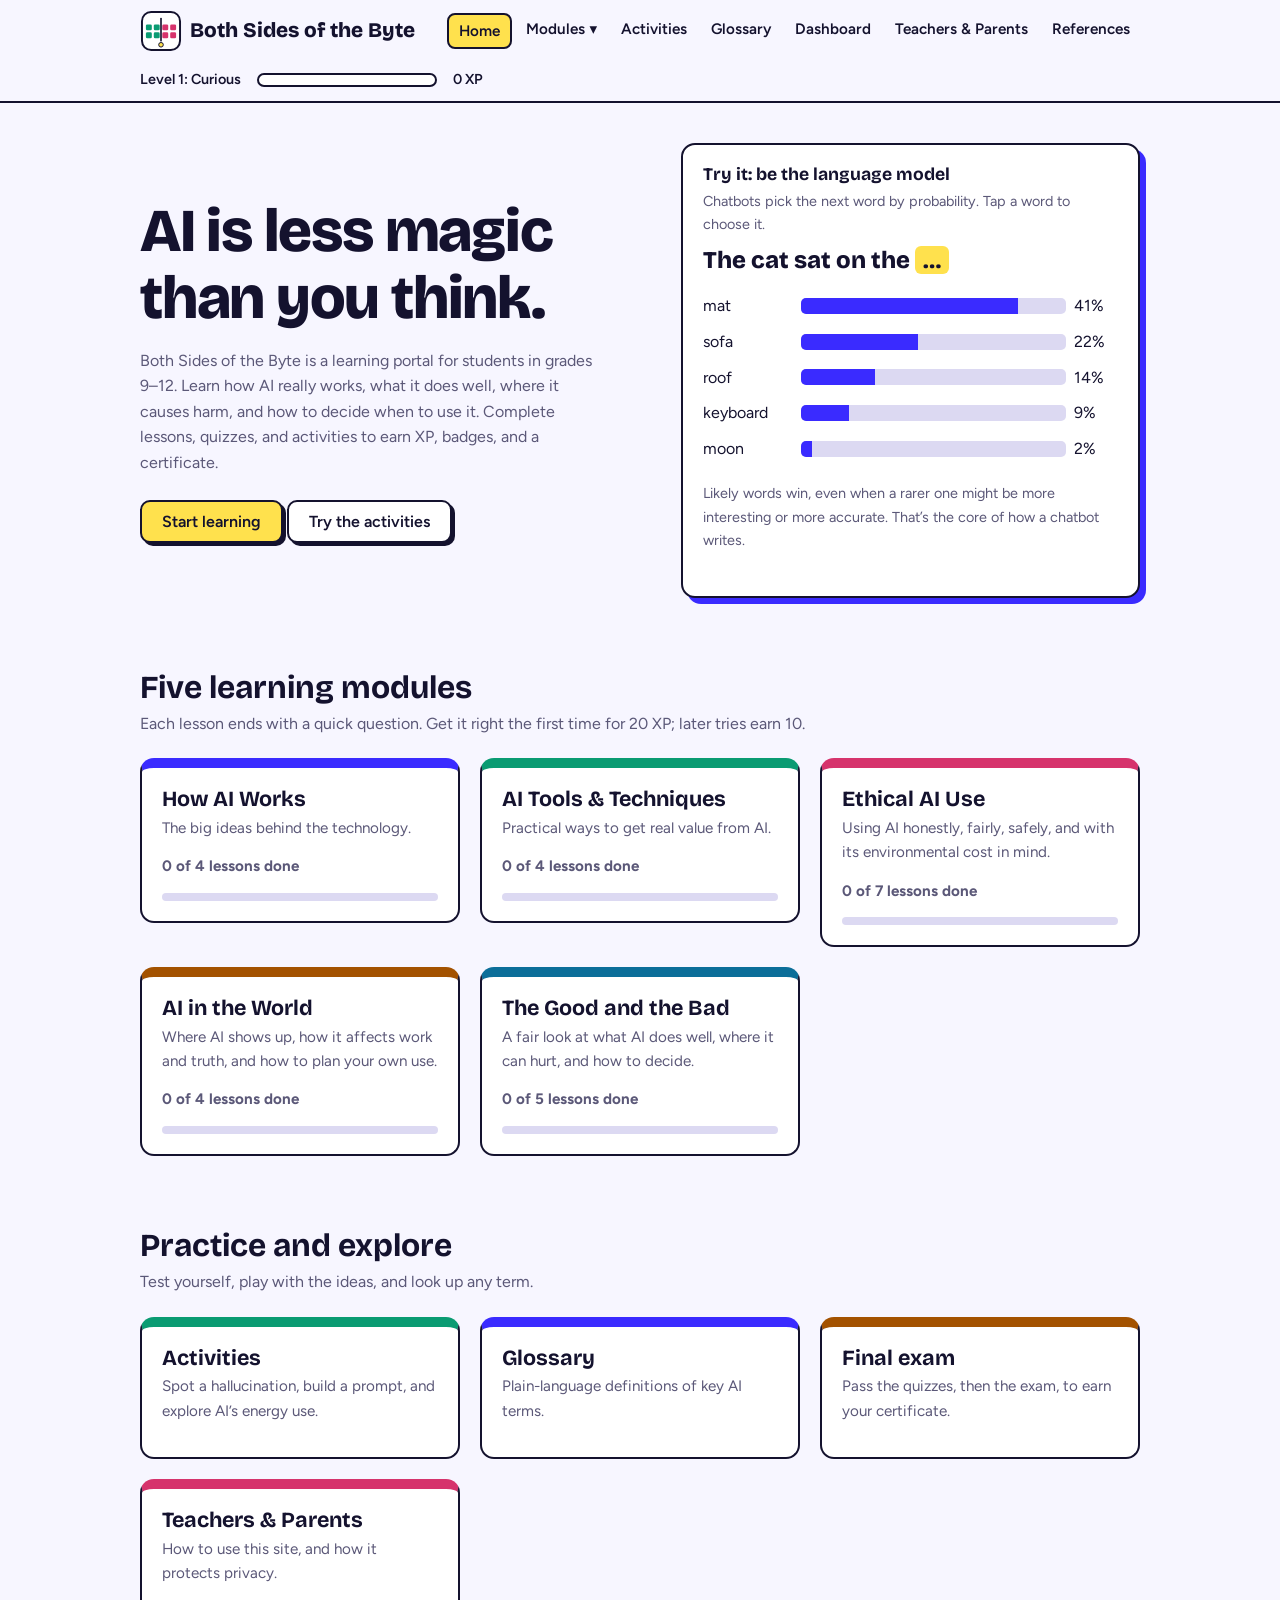
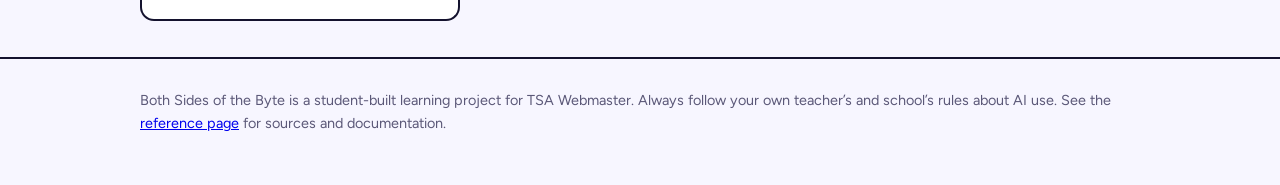
<file: index.html>
<!DOCTYPE html>
<html lang="en"><head><meta charset="utf-8"><meta name="viewport" content="width=device-width, initial-scale=1, viewport-fit=cover">
<title>Home | Both Sides of the Byte</title><meta name="description" content="Both Sides of the Byte is an interactive AI learning portal for grades 9-12 that teaches the good and the bad of AI.">
<link href="https://fonts.googleapis.com/css2?family=Bricolage+Grotesque:wght@600;800&family=Figtree:wght@400;600&display=swap" rel="stylesheet">
<link rel="icon" href="favicon.svg" type="image/svg+xml"><link rel="stylesheet" href="style.css"></head>
<body data-page="index.html">
<a class="skip" href="#main">Skip to content</a><header id="top"></header>
<main id="main"><div class="wrap hero"><div><h1>AI is less magic than you think.</h1><p>Both Sides of the Byte is a learning portal for students in grades 9–12. Learn how AI really works, what it does well, where it causes harm, and how to decide when to use it. Complete lessons, quizzes, and activities to earn XP, badges, and a certificate.</p><a class="btn" href="module1.html">Start learning</a> <a class="btn ghost" href="activities.html">Try the activities</a></div>
<div class="demo"><h2>Try it: be the language model</h2><p class="note" style="margin:0">Chatbots pick the next word by probability. Tap a word to choose it.</p><div class="sent">The cat sat on the <b id="pick">…</b></div><div id="opts"></div><p class="note">Likely words win, even when a rarer one might be more interesting or more accurate. That’s the core of how a chatbot writes.</p></div></div>
<section><div class="wrap"><h2>Five learning modules</h2><p class="sub">Each lesson ends with a quick question. Get it right the first time for 20 XP; later tries earn 10.</p><div class="mods" id="mods"></div></div></section><section><div class="wrap"><h2>Practice and explore</h2><p class="sub">Test yourself, play with the ideas, and look up any term.</p><div class="mods">
<a class="cardlink" href="activities.html"><div class="mod" style="--mc:var(--c2)"><h3>Activities</h3><p>Spot a hallucination, build a prompt, and explore AI’s energy use.</p></div></a>
<a class="cardlink" href="glossary.html"><div class="mod" style="--mc:var(--c1)"><h3>Glossary</h3><p>Plain-language definitions of key AI terms.</p></div></a>
<a class="cardlink" href="final.html"><div class="mod" style="--mc:var(--c4)"><h3>Final exam</h3><p>Pass the quizzes, then the exam, to earn your certificate.</p></div></a>
<a class="cardlink" href="teachers.html"><div class="mod" style="--mc:var(--c3)"><h3>Teachers &amp; Parents</h3><p>How to use this site, and how it protects privacy.</p></div></a>
</div></div></section></main>
<footer><div class="wrap">Both Sides of the Byte is a student-built learning project for TSA Webmaster. Always follow your own teacher’s and school’s rules about AI use. See the <a href="references.html">reference page</a> for sources and documentation.</div></footer>
<script src="data.js"></script><script src="app.js"></script><script src="pages.js"></script><script src="admin.js"></script>
</body></html>
</file>
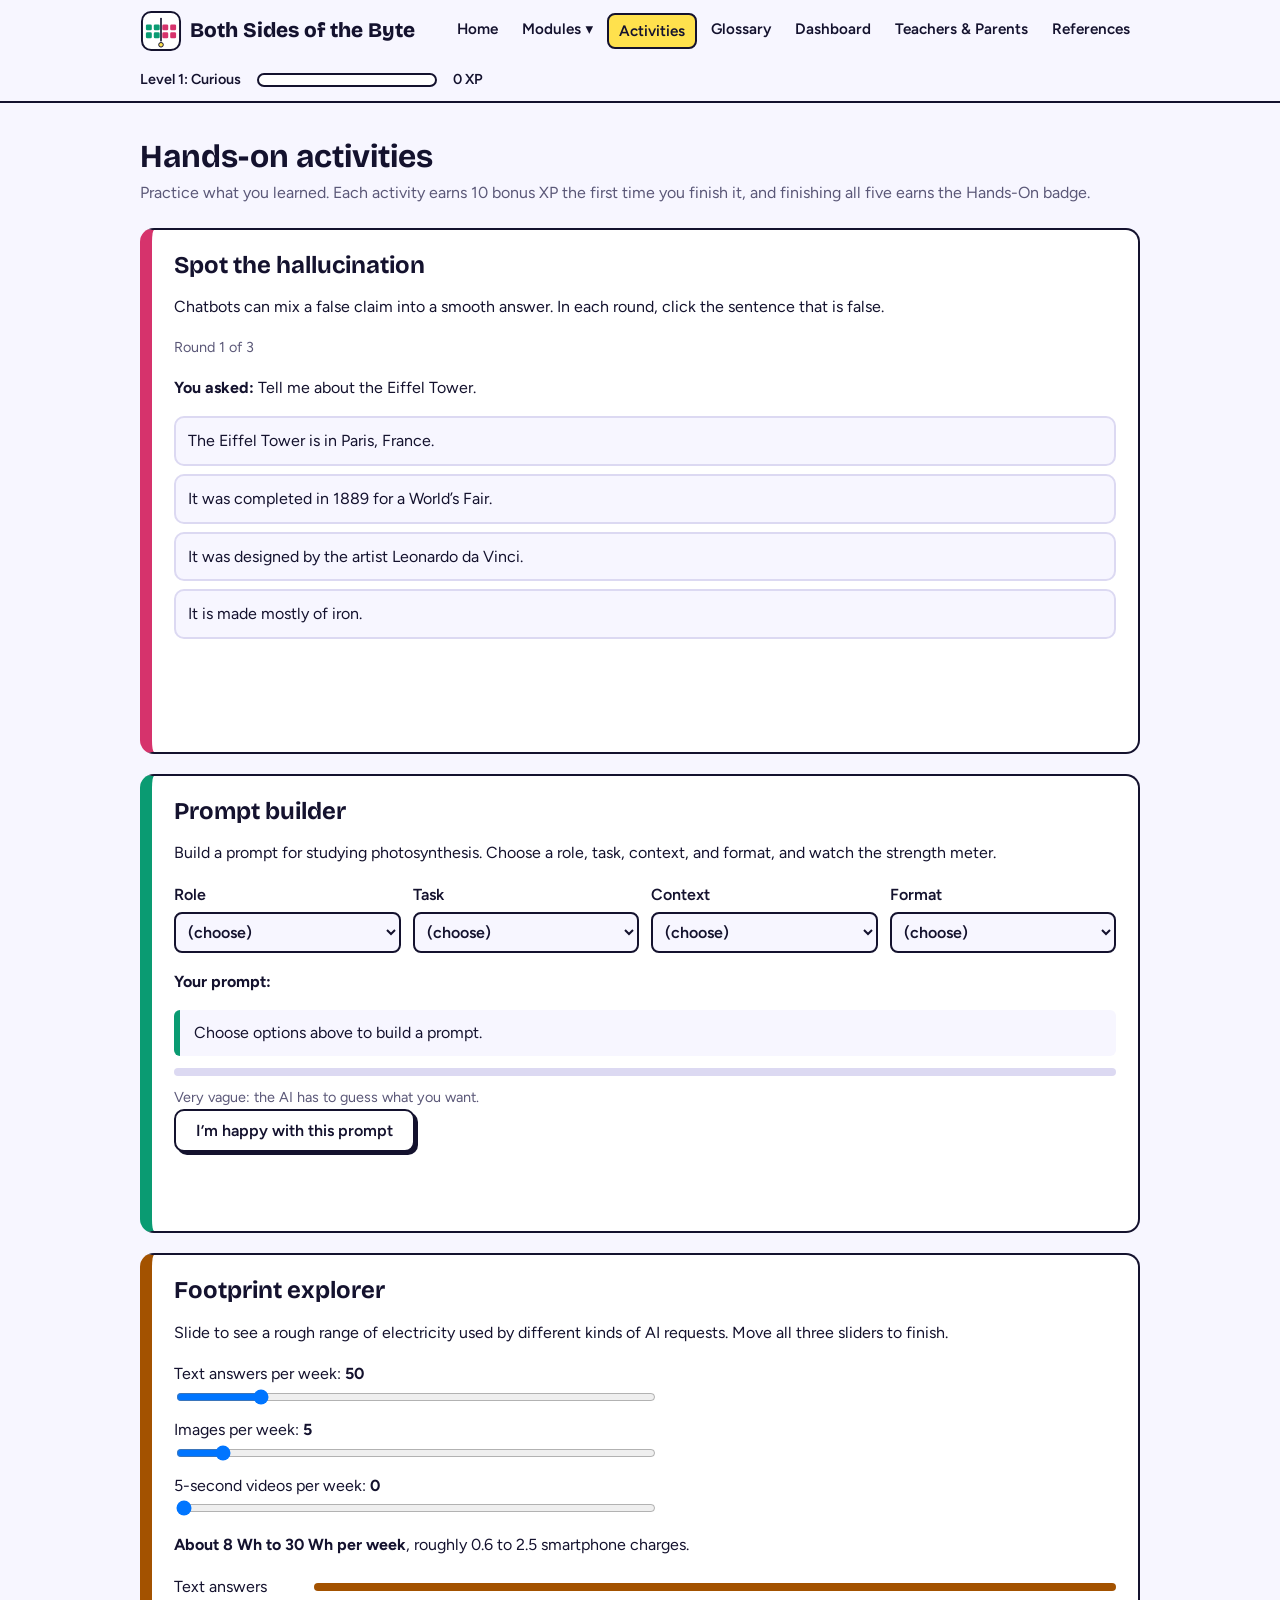
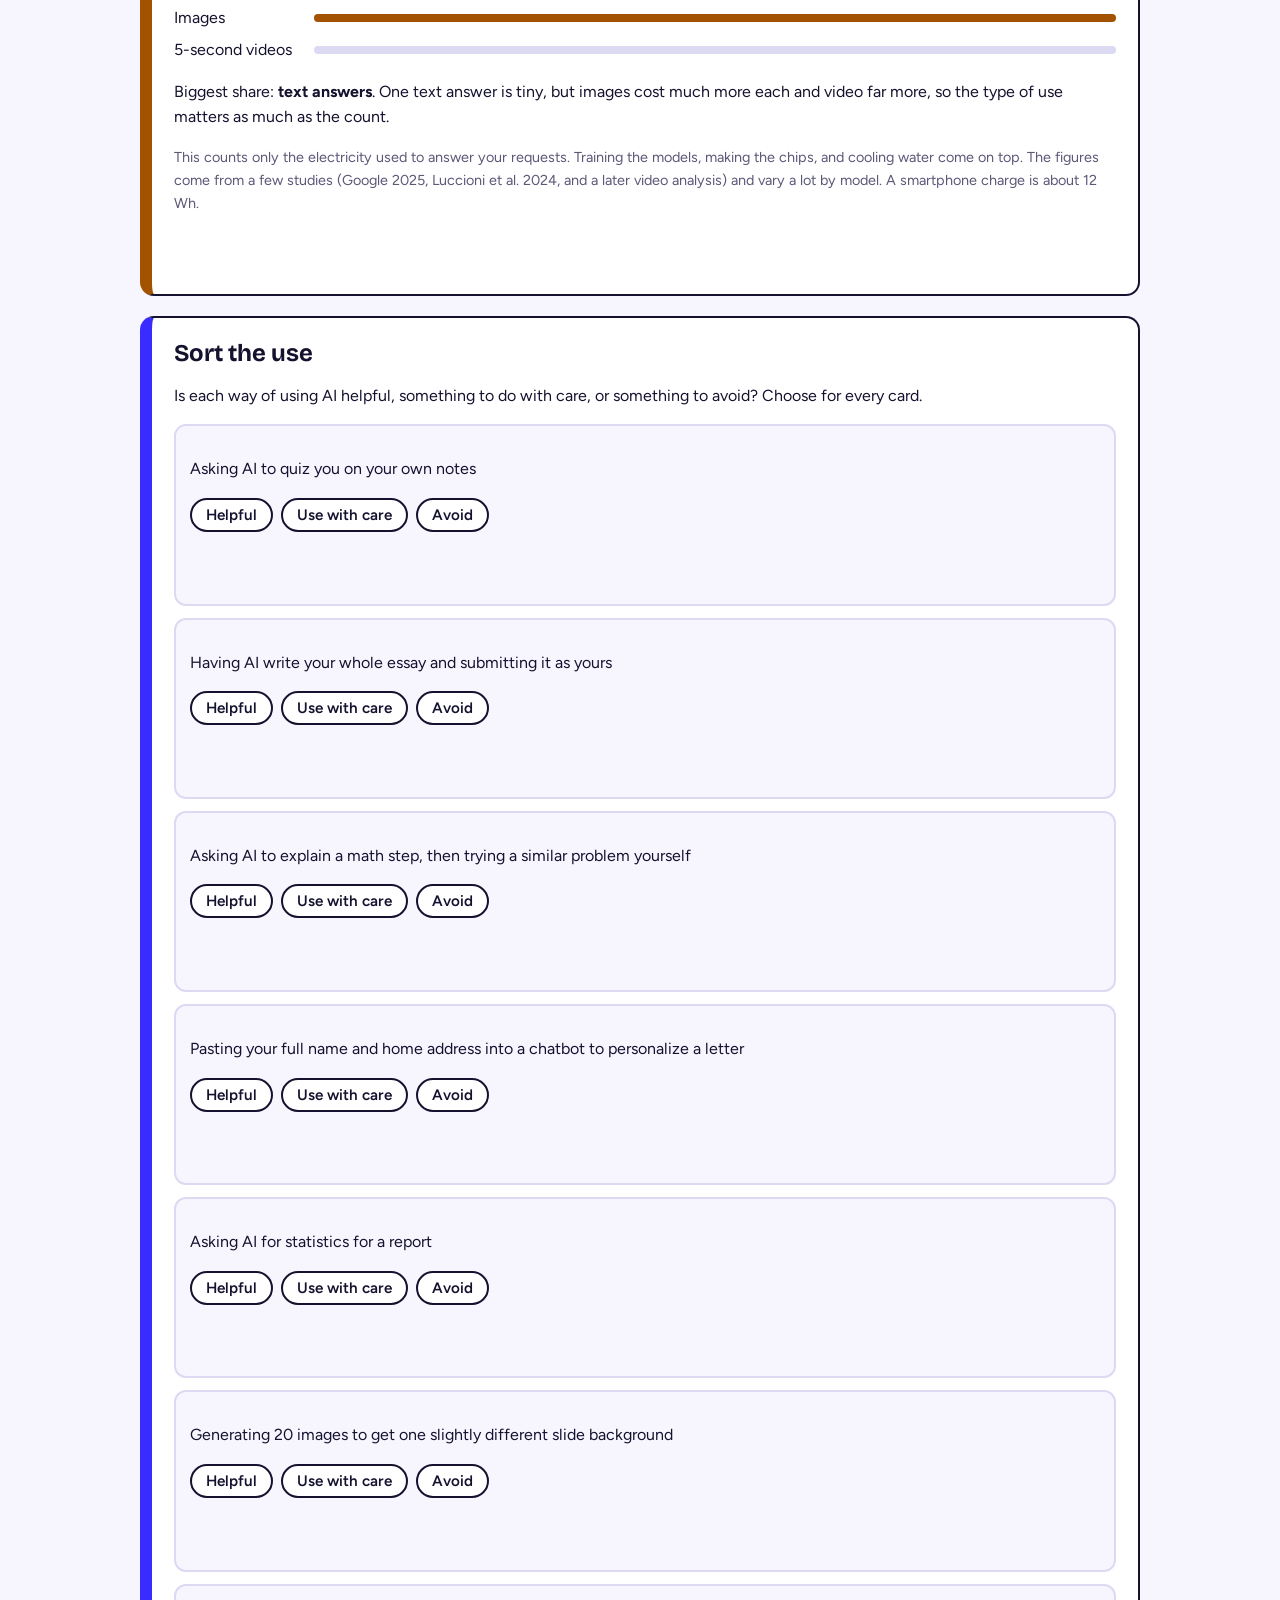
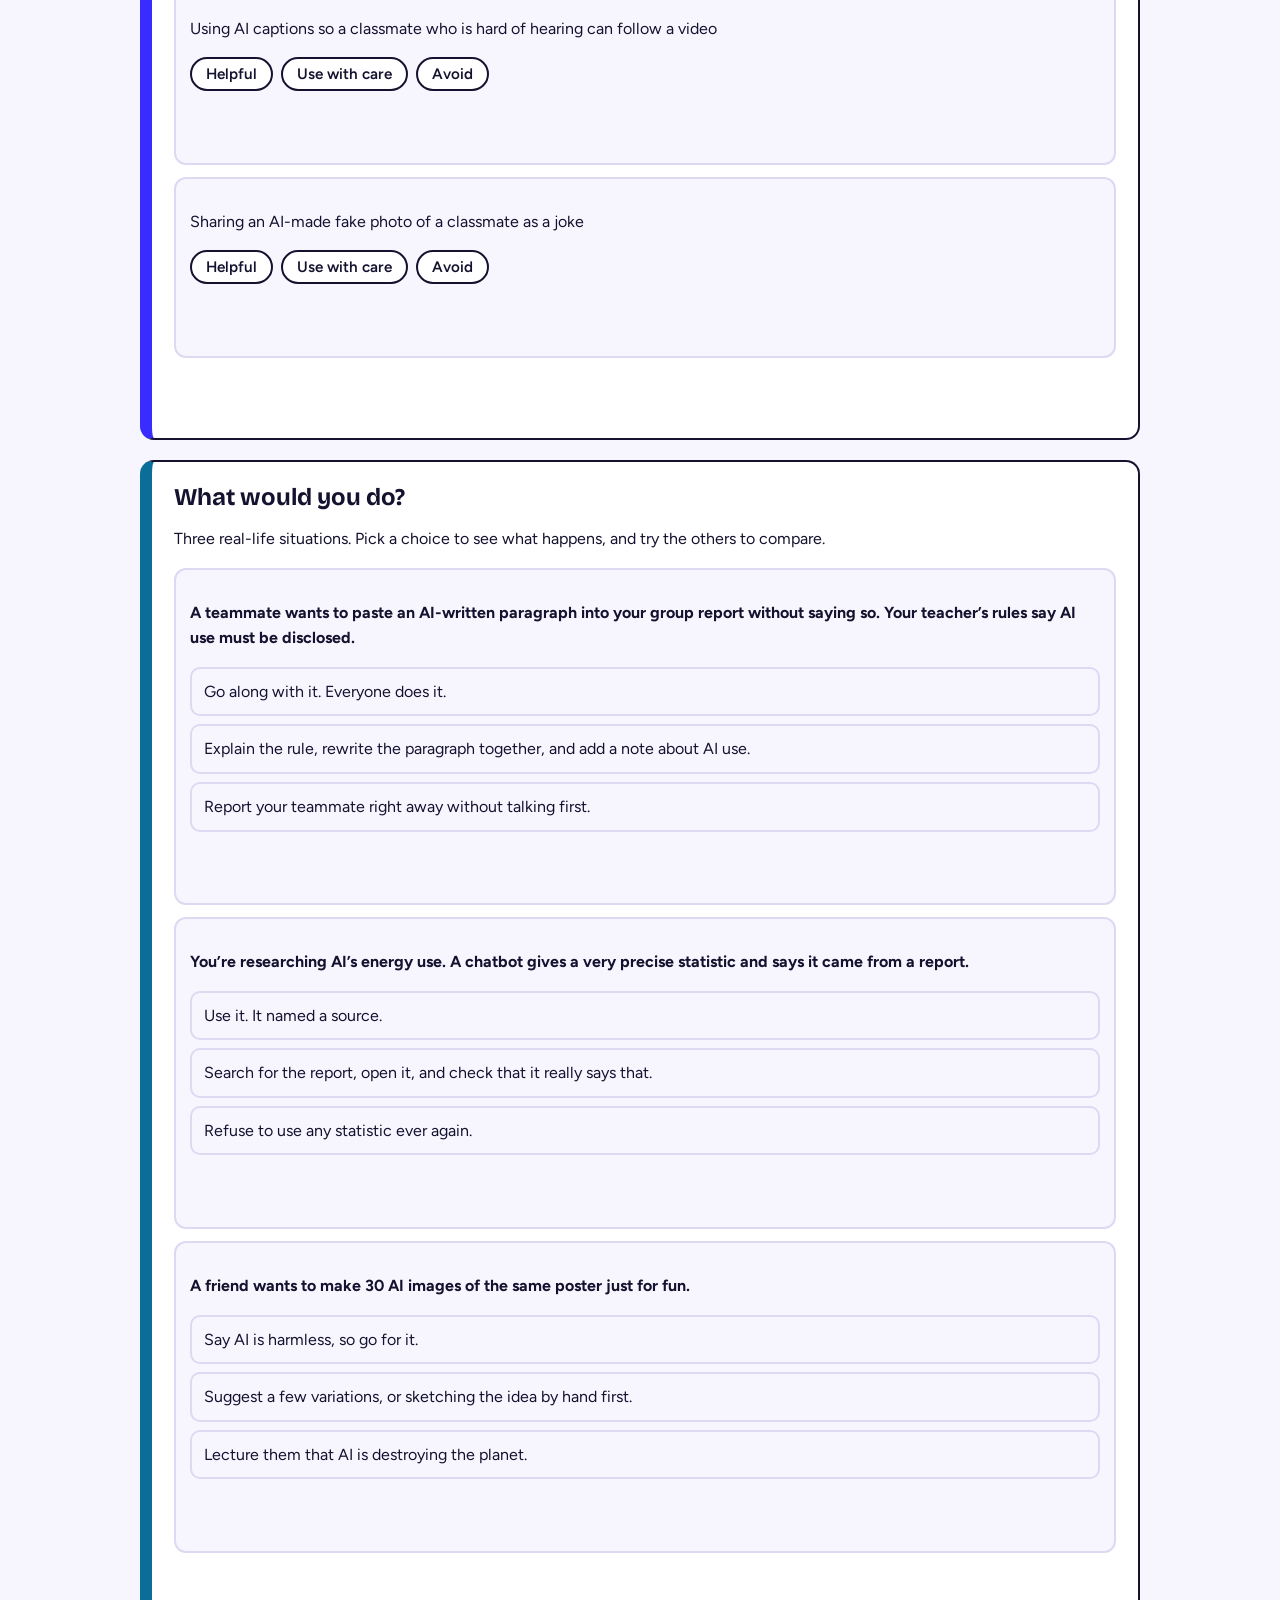
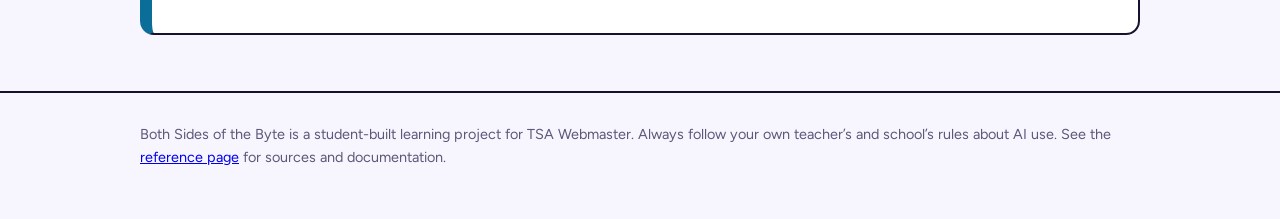
<file: activities.html>
<!DOCTYPE html>
<html lang="en"><head><meta charset="utf-8"><meta name="viewport" content="width=device-width, initial-scale=1, viewport-fit=cover">
<title>Activities | Both Sides of the Byte</title><meta name="description" content="Both Sides of the Byte is an interactive AI learning portal for grades 9-12 that teaches the good and the bad of AI.">
<link href="https://fonts.googleapis.com/css2?family=Bricolage+Grotesque:wght@600;800&family=Figtree:wght@400;600&display=swap" rel="stylesheet">
<link rel="icon" href="favicon.svg" type="image/svg+xml"><link rel="stylesheet" href="style.css"></head>
<body data-page="activities.html">
<a class="skip" href="#main">Skip to content</a><header id="top"></header>
<main id="main"></main>
<footer><div class="wrap">Both Sides of the Byte is a student-built learning project for TSA Webmaster. Always follow your own teacher’s and school’s rules about AI use. See the <a href="references.html">reference page</a> for sources and documentation.</div></footer>
<script src="data.js"></script><script src="app.js"></script><script src="pages.js"></script><script src="admin.js"></script>
</body></html>
</file>
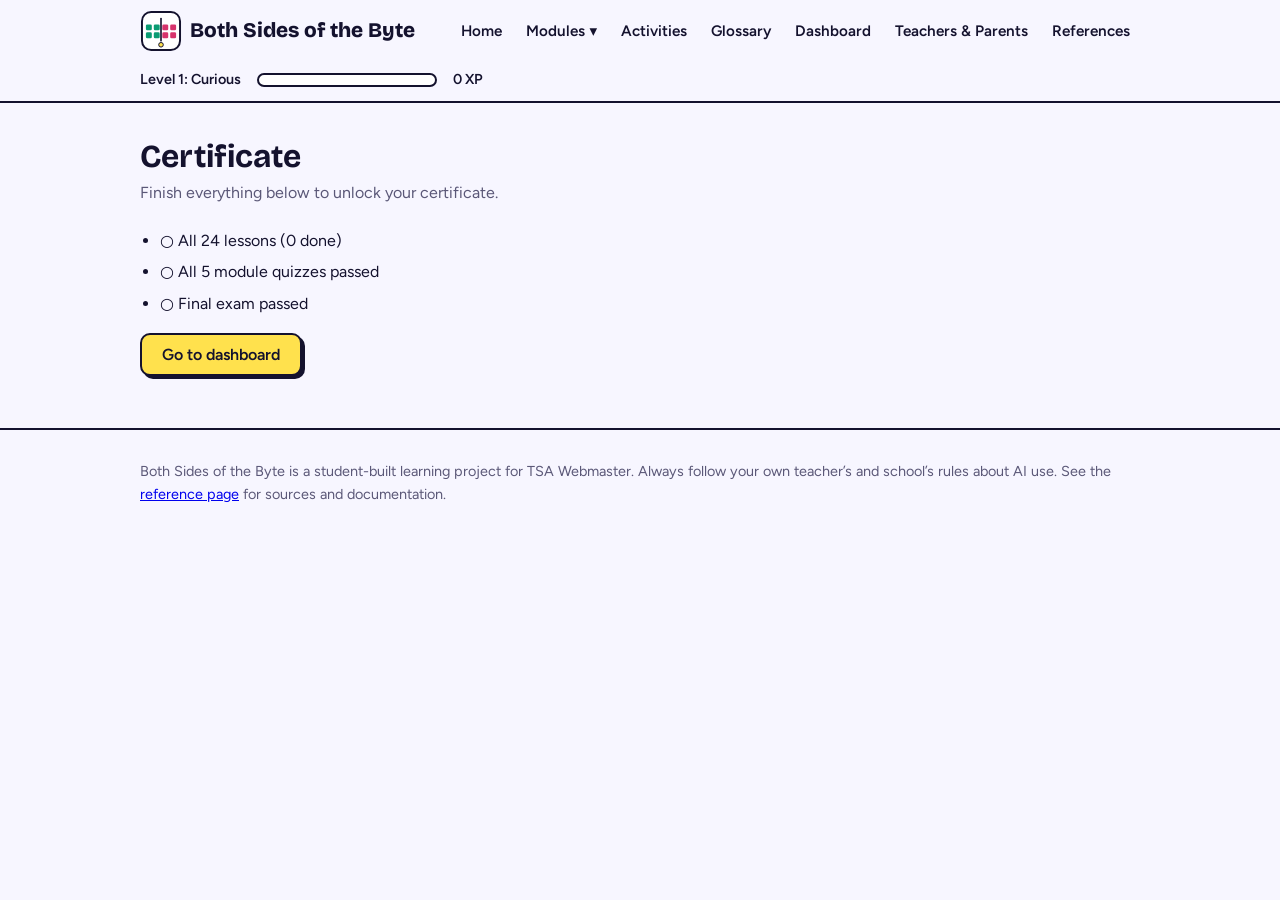
<file: certificate.html>
<!DOCTYPE html>
<html lang="en"><head><meta charset="utf-8"><meta name="viewport" content="width=device-width, initial-scale=1, viewport-fit=cover">
<title>Certificate | Both Sides of the Byte</title><meta name="description" content="Both Sides of the Byte is an interactive AI learning portal for grades 9-12 that teaches the good and the bad of AI.">
<link href="https://fonts.googleapis.com/css2?family=Bricolage+Grotesque:wght@600;800&family=Figtree:wght@400;600&display=swap" rel="stylesheet">
<link rel="icon" href="favicon.svg" type="image/svg+xml"><link rel="stylesheet" href="style.css"></head>
<body data-page="certificate.html">
<a class="skip" href="#main">Skip to content</a><header id="top"></header>
<main id="main"></main>
<footer><div class="wrap">Both Sides of the Byte is a student-built learning project for TSA Webmaster. Always follow your own teacher’s and school’s rules about AI use. See the <a href="references.html">reference page</a> for sources and documentation.</div></footer>
<script src="data.js"></script><script src="app.js"></script><script src="pages.js"></script><script src="admin.js"></script>
</body></html>
</file>
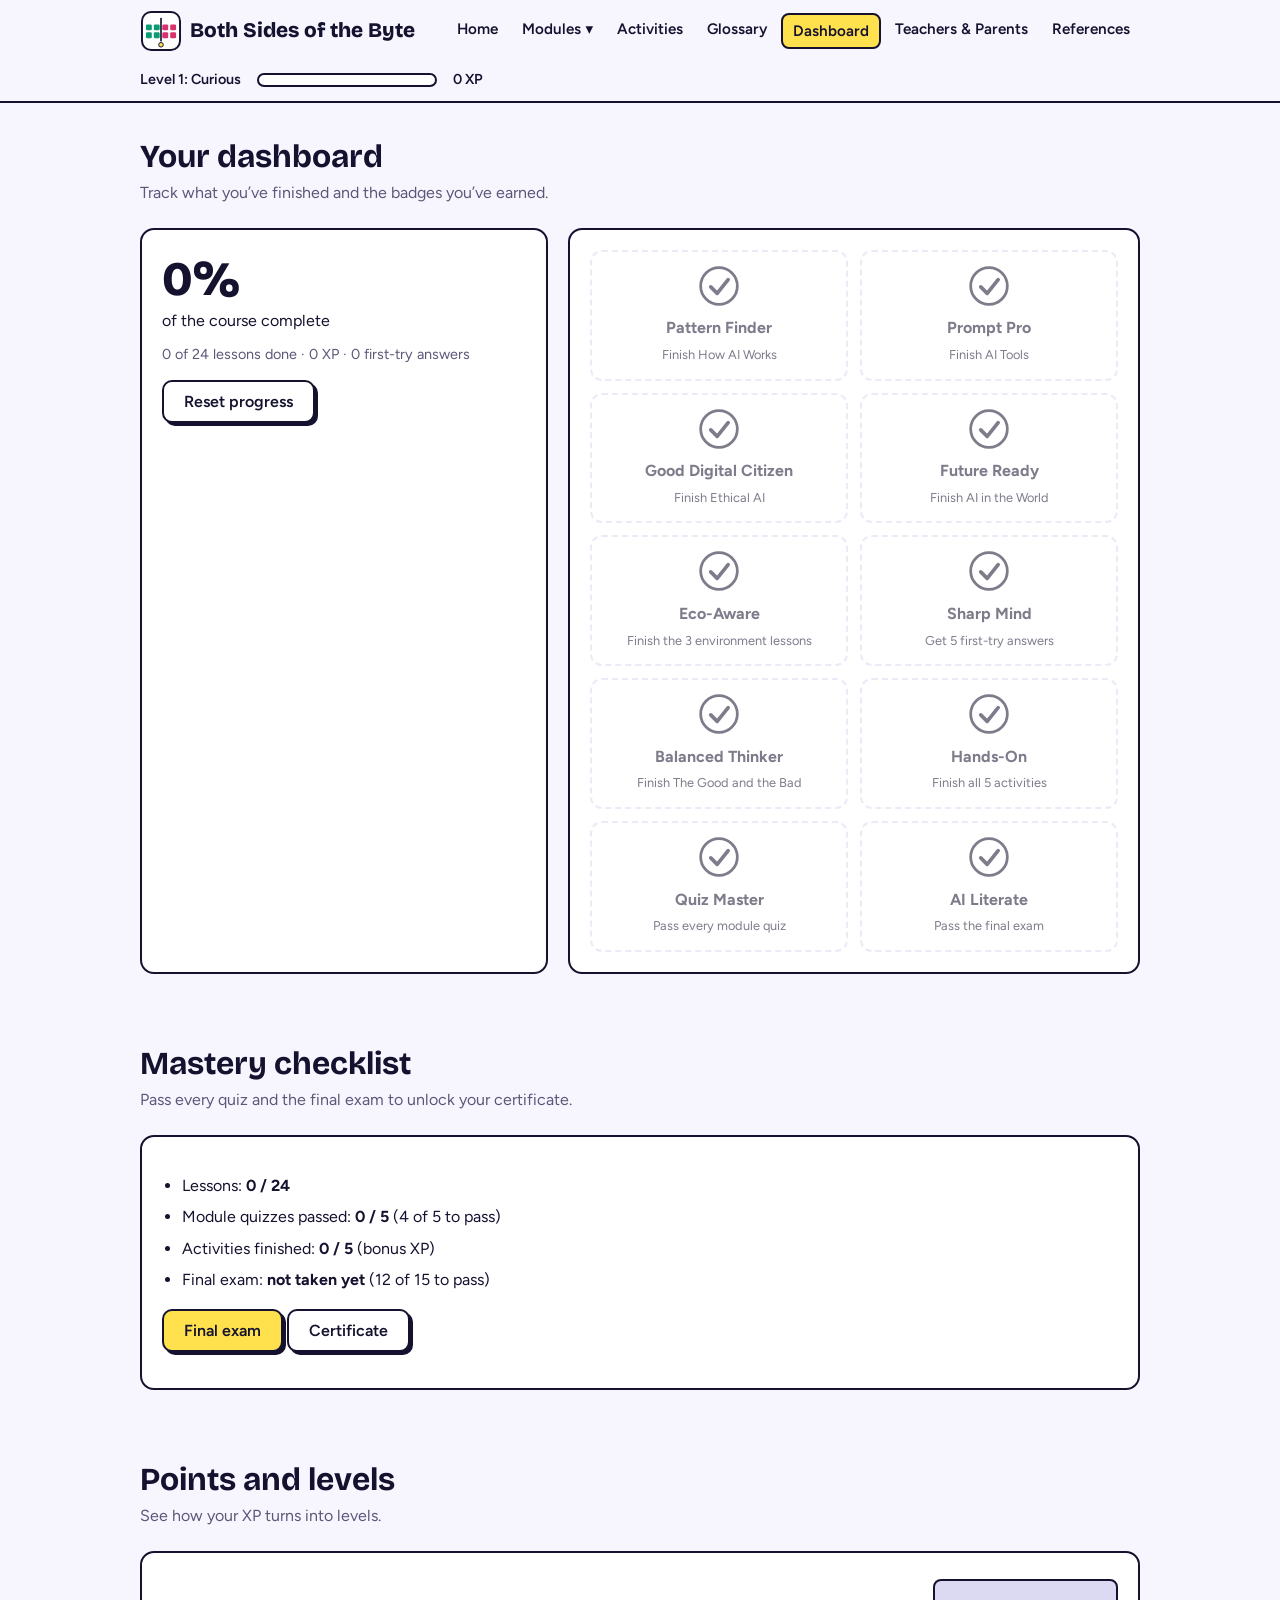
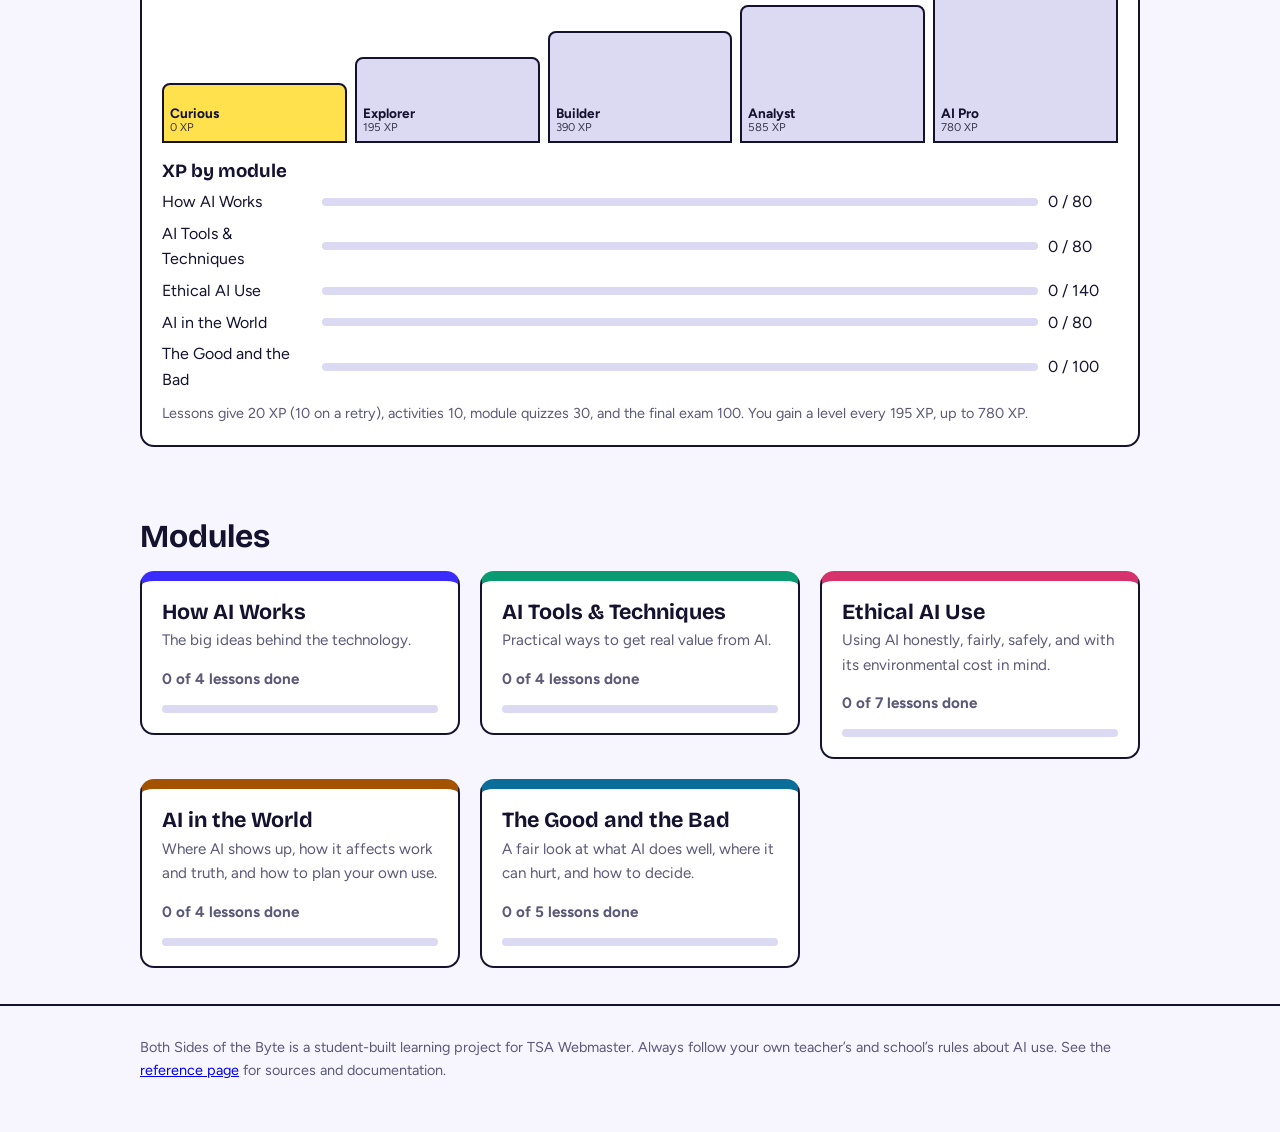
<file: dashboard.html>
<!DOCTYPE html>
<html lang="en"><head><meta charset="utf-8"><meta name="viewport" content="width=device-width, initial-scale=1, viewport-fit=cover">
<title>Dashboard | Both Sides of the Byte</title><meta name="description" content="Both Sides of the Byte is an interactive AI learning portal for grades 9-12 that teaches the good and the bad of AI.">
<link href="https://fonts.googleapis.com/css2?family=Bricolage+Grotesque:wght@600;800&family=Figtree:wght@400;600&display=swap" rel="stylesheet">
<link rel="icon" href="favicon.svg" type="image/svg+xml"><link rel="stylesheet" href="style.css"></head>
<body data-page="dashboard.html">
<a class="skip" href="#main">Skip to content</a><header id="top"></header>
<main id="main"><section><div class="wrap"><h2>Your dashboard</h2><p class="sub">Track what you’ve finished and the badges you’ve earned.</p><div class="dash"><div class="panel"><div class="big" id="pct">0%</div><p style="margin:0 0 6px">of the course complete</p><p class="note" id="stat"></p><button class="btn ghost" id="reset" style="margin-top:14px">Reset progress</button></div><div class="panel"><div class="badges" id="badges"></div></div></div></div></section>
<section><div class="wrap"><h2>Mastery checklist</h2><p class="sub">Pass every quiz and the final exam to unlock your certificate.</p><div class="panel" id="mastery"></div></div></section>
<section><div class="wrap"><h2>Points and levels</h2><p class="sub">See how your XP turns into levels.</p><div class="panel" id="ladder"></div></div></section>
<section><div class="wrap"><h2>Modules</h2><div class="mods" id="mods" style="margin-top:16px"></div></div></section></main>
<footer><div class="wrap">Both Sides of the Byte is a student-built learning project for TSA Webmaster. Always follow your own teacher’s and school’s rules about AI use. See the <a href="references.html">reference page</a> for sources and documentation.</div></footer>
<script src="data.js"></script><script src="app.js"></script><script src="pages.js"></script><script src="admin.js"></script>
</body></html>
</file>
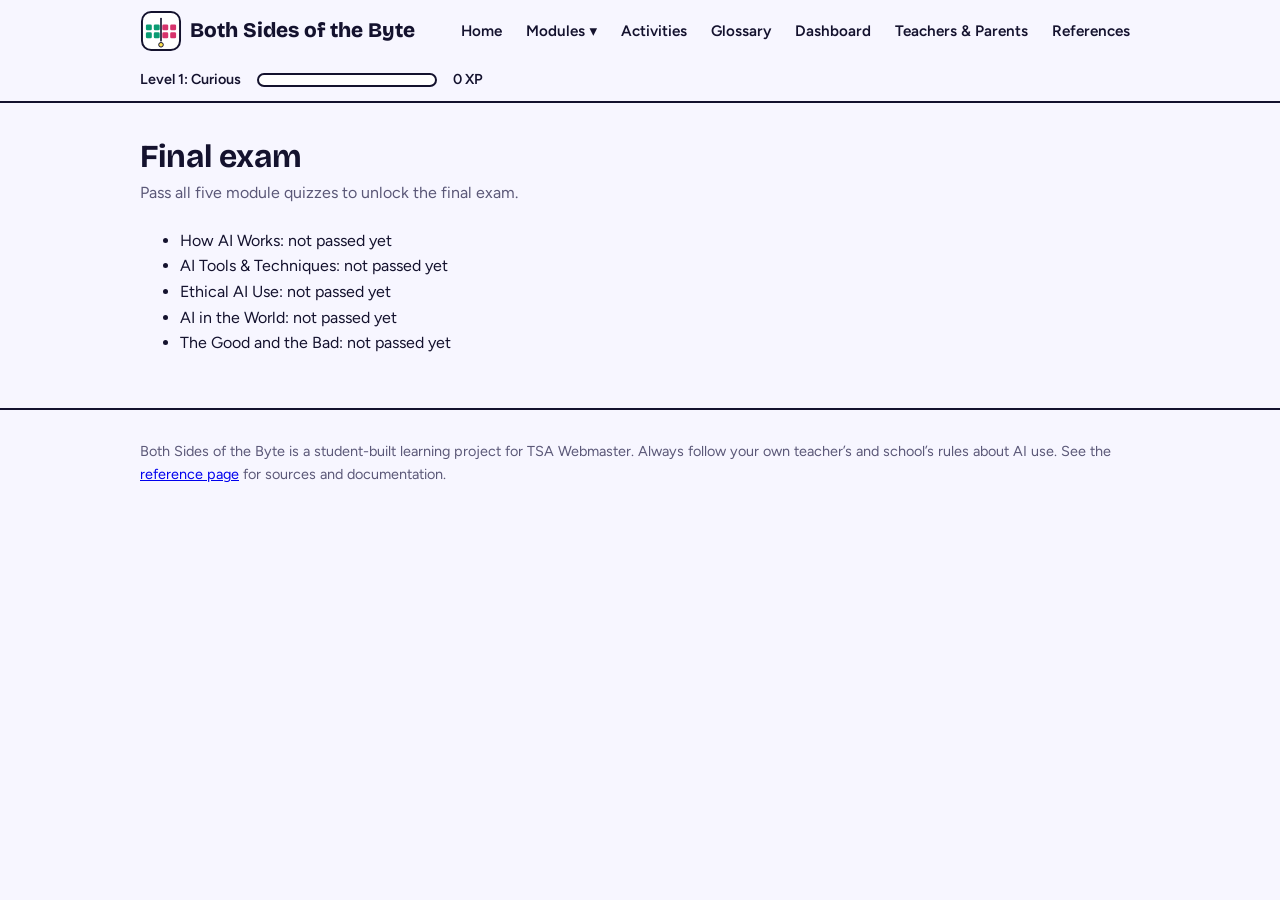
<file: final.html>
<!DOCTYPE html>
<html lang="en"><head><meta charset="utf-8"><meta name="viewport" content="width=device-width, initial-scale=1, viewport-fit=cover">
<title>Final Exam | Both Sides of the Byte</title><meta name="description" content="Both Sides of the Byte is an interactive AI learning portal for grades 9-12 that teaches the good and the bad of AI.">
<link href="https://fonts.googleapis.com/css2?family=Bricolage+Grotesque:wght@600;800&family=Figtree:wght@400;600&display=swap" rel="stylesheet">
<link rel="icon" href="favicon.svg" type="image/svg+xml"><link rel="stylesheet" href="style.css"></head>
<body data-page="final.html">
<a class="skip" href="#main">Skip to content</a><header id="top"></header>
<main id="main"></main>
<footer><div class="wrap">Both Sides of the Byte is a student-built learning project for TSA Webmaster. Always follow your own teacher’s and school’s rules about AI use. See the <a href="references.html">reference page</a> for sources and documentation.</div></footer>
<script src="data.js"></script><script src="app.js"></script><script src="pages.js"></script><script src="admin.js"></script>
</body></html>
</file>
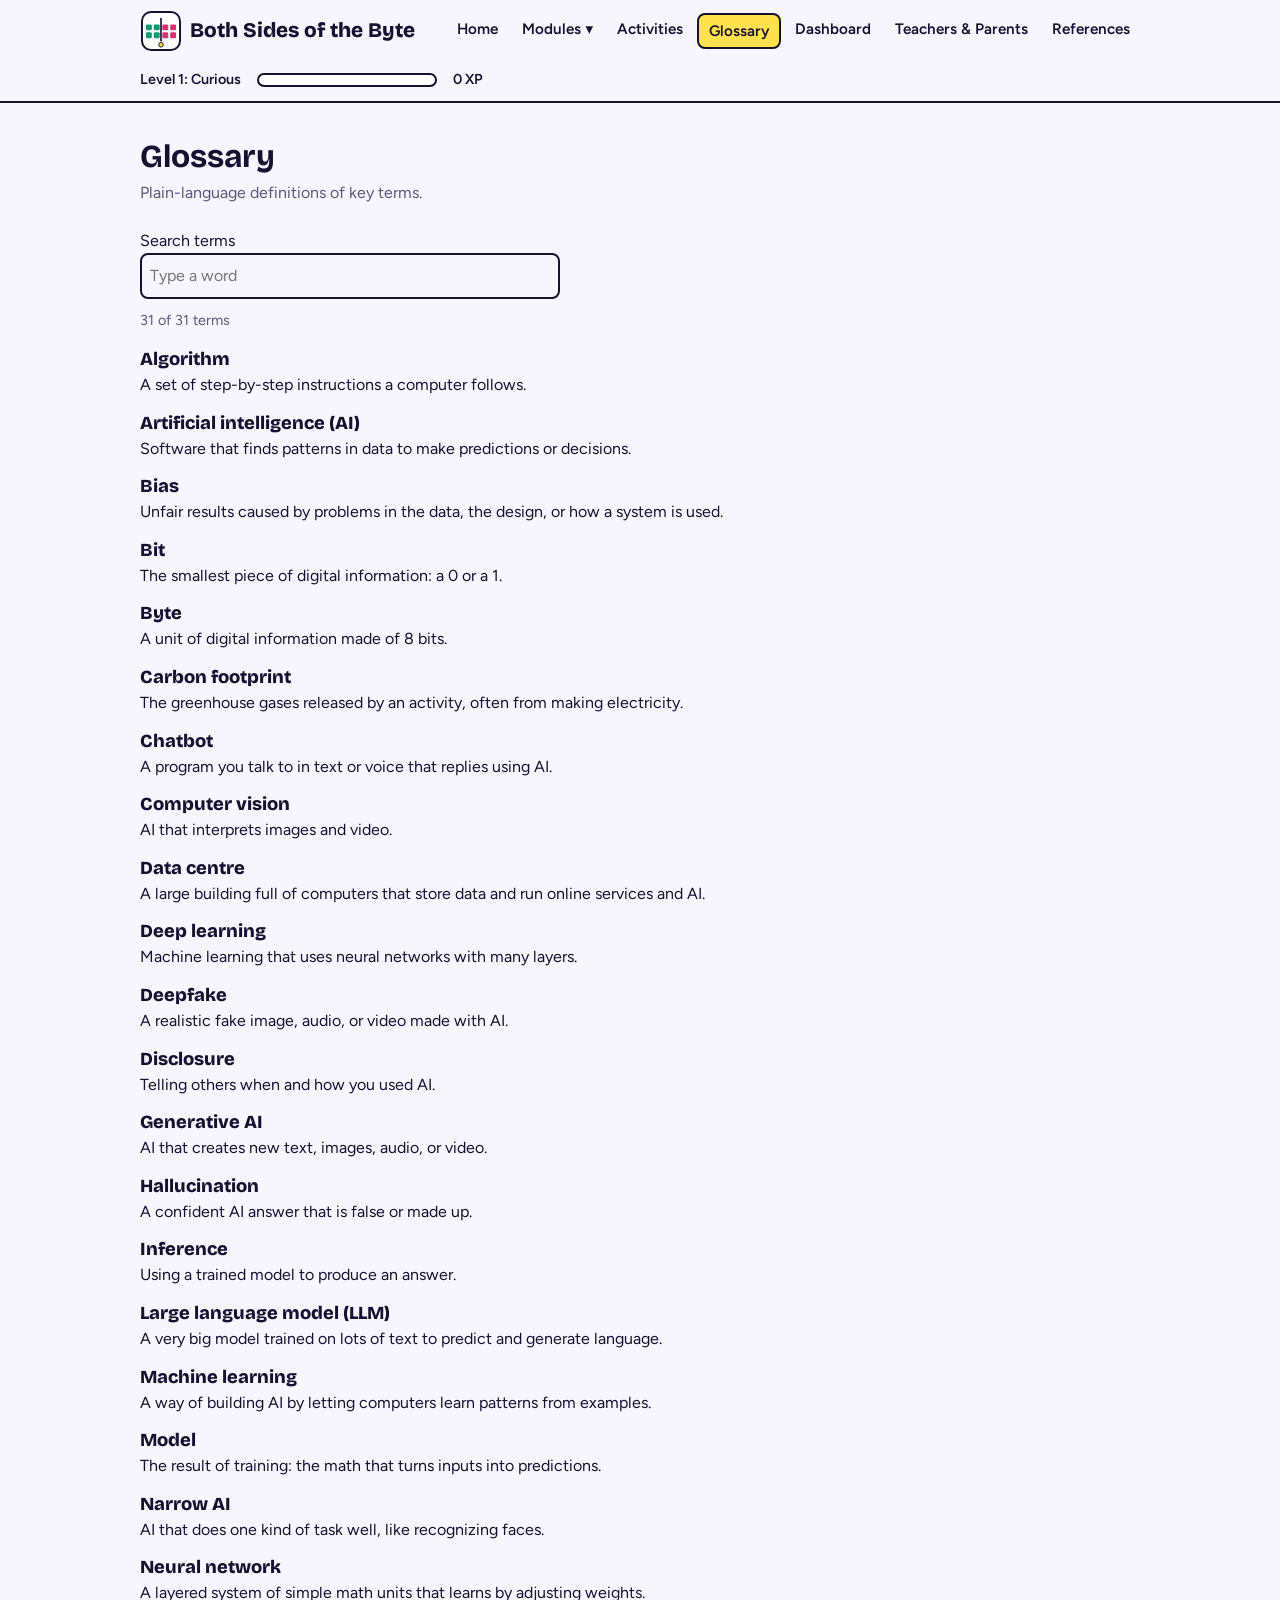
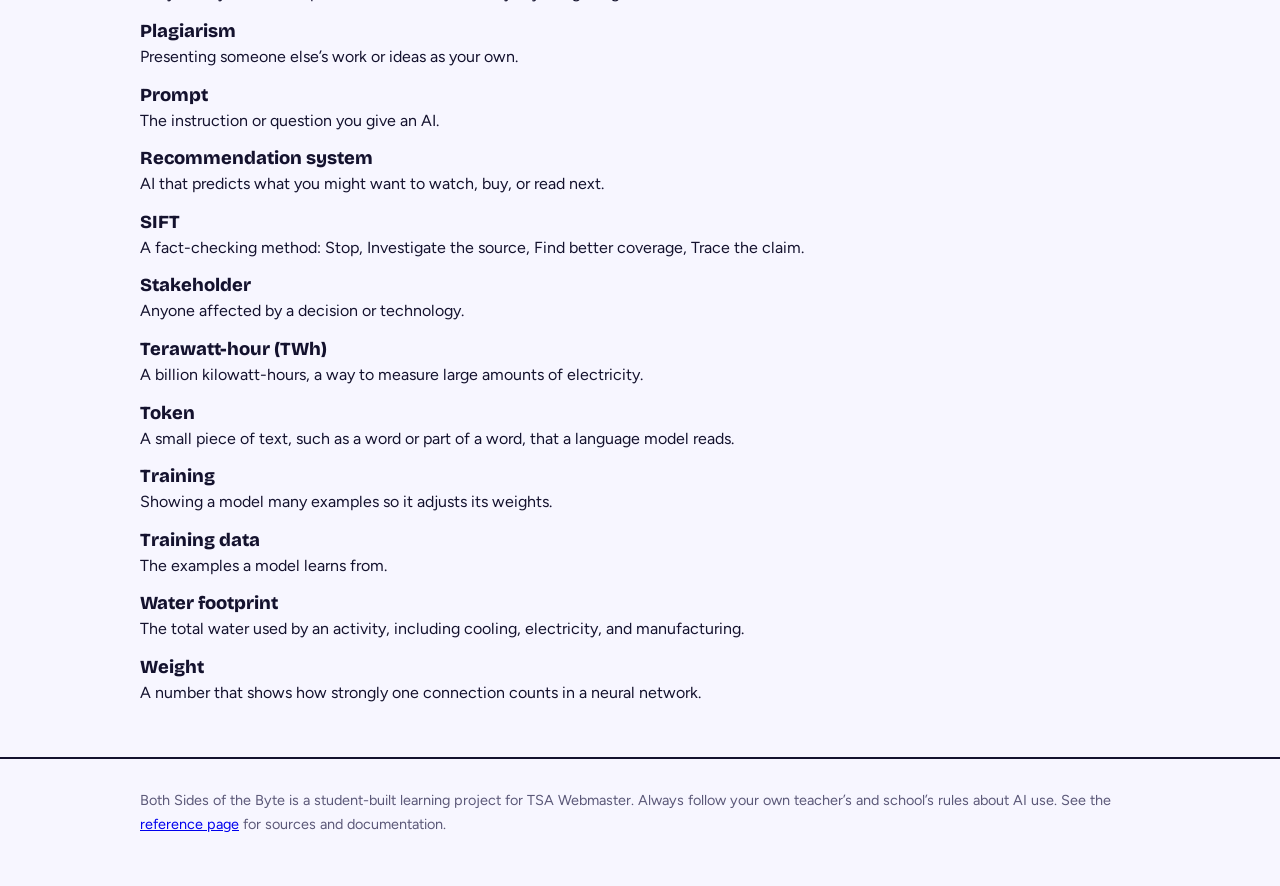
<file: glossary.html>
<!DOCTYPE html>
<html lang="en"><head><meta charset="utf-8"><meta name="viewport" content="width=device-width, initial-scale=1, viewport-fit=cover">
<title>Glossary | Both Sides of the Byte</title><meta name="description" content="Both Sides of the Byte is an interactive AI learning portal for grades 9-12 that teaches the good and the bad of AI.">
<link href="https://fonts.googleapis.com/css2?family=Bricolage+Grotesque:wght@600;800&family=Figtree:wght@400;600&display=swap" rel="stylesheet">
<link rel="icon" href="favicon.svg" type="image/svg+xml"><link rel="stylesheet" href="style.css"></head>
<body data-page="glossary.html">
<a class="skip" href="#main">Skip to content</a><header id="top"></header>
<main id="main"></main>
<footer><div class="wrap">Both Sides of the Byte is a student-built learning project for TSA Webmaster. Always follow your own teacher’s and school’s rules about AI use. See the <a href="references.html">reference page</a> for sources and documentation.</div></footer>
<script src="data.js"></script><script src="app.js"></script><script src="pages.js"></script><script src="admin.js"></script>
</body></html>
</file>
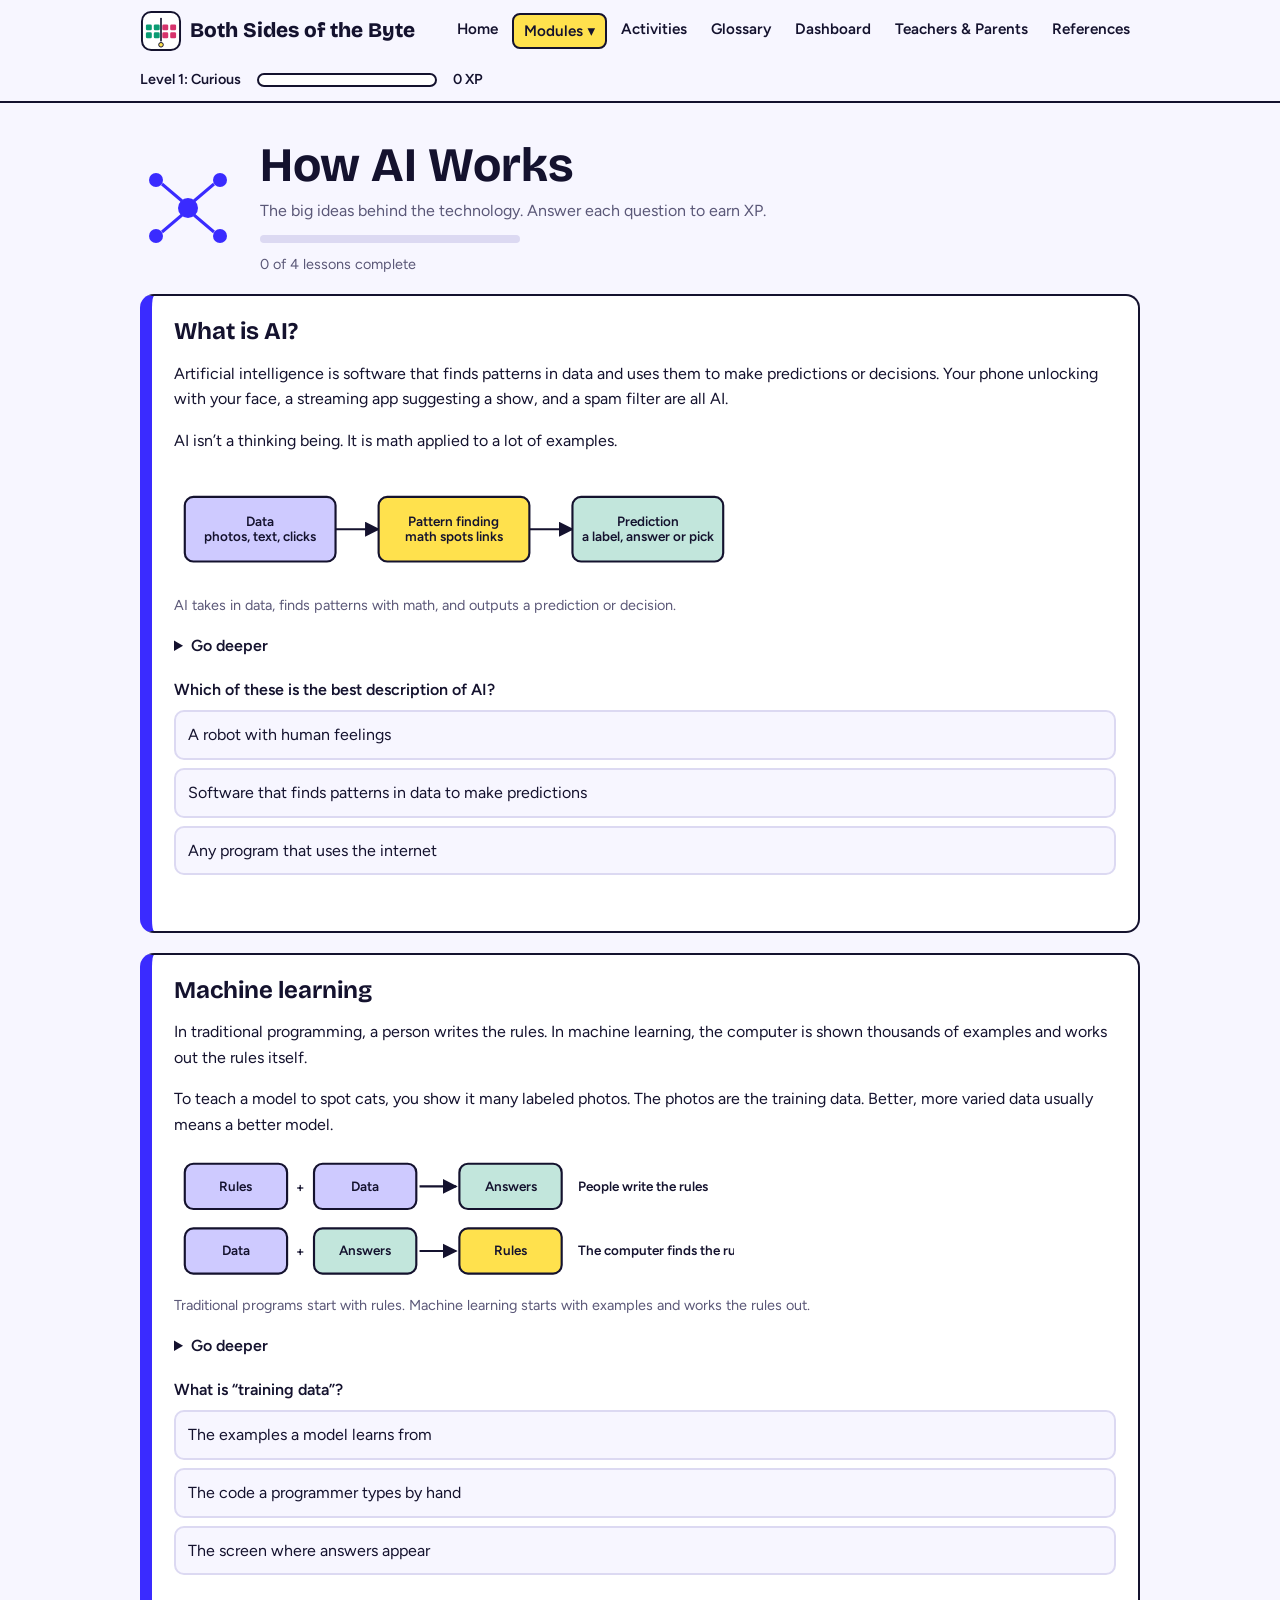
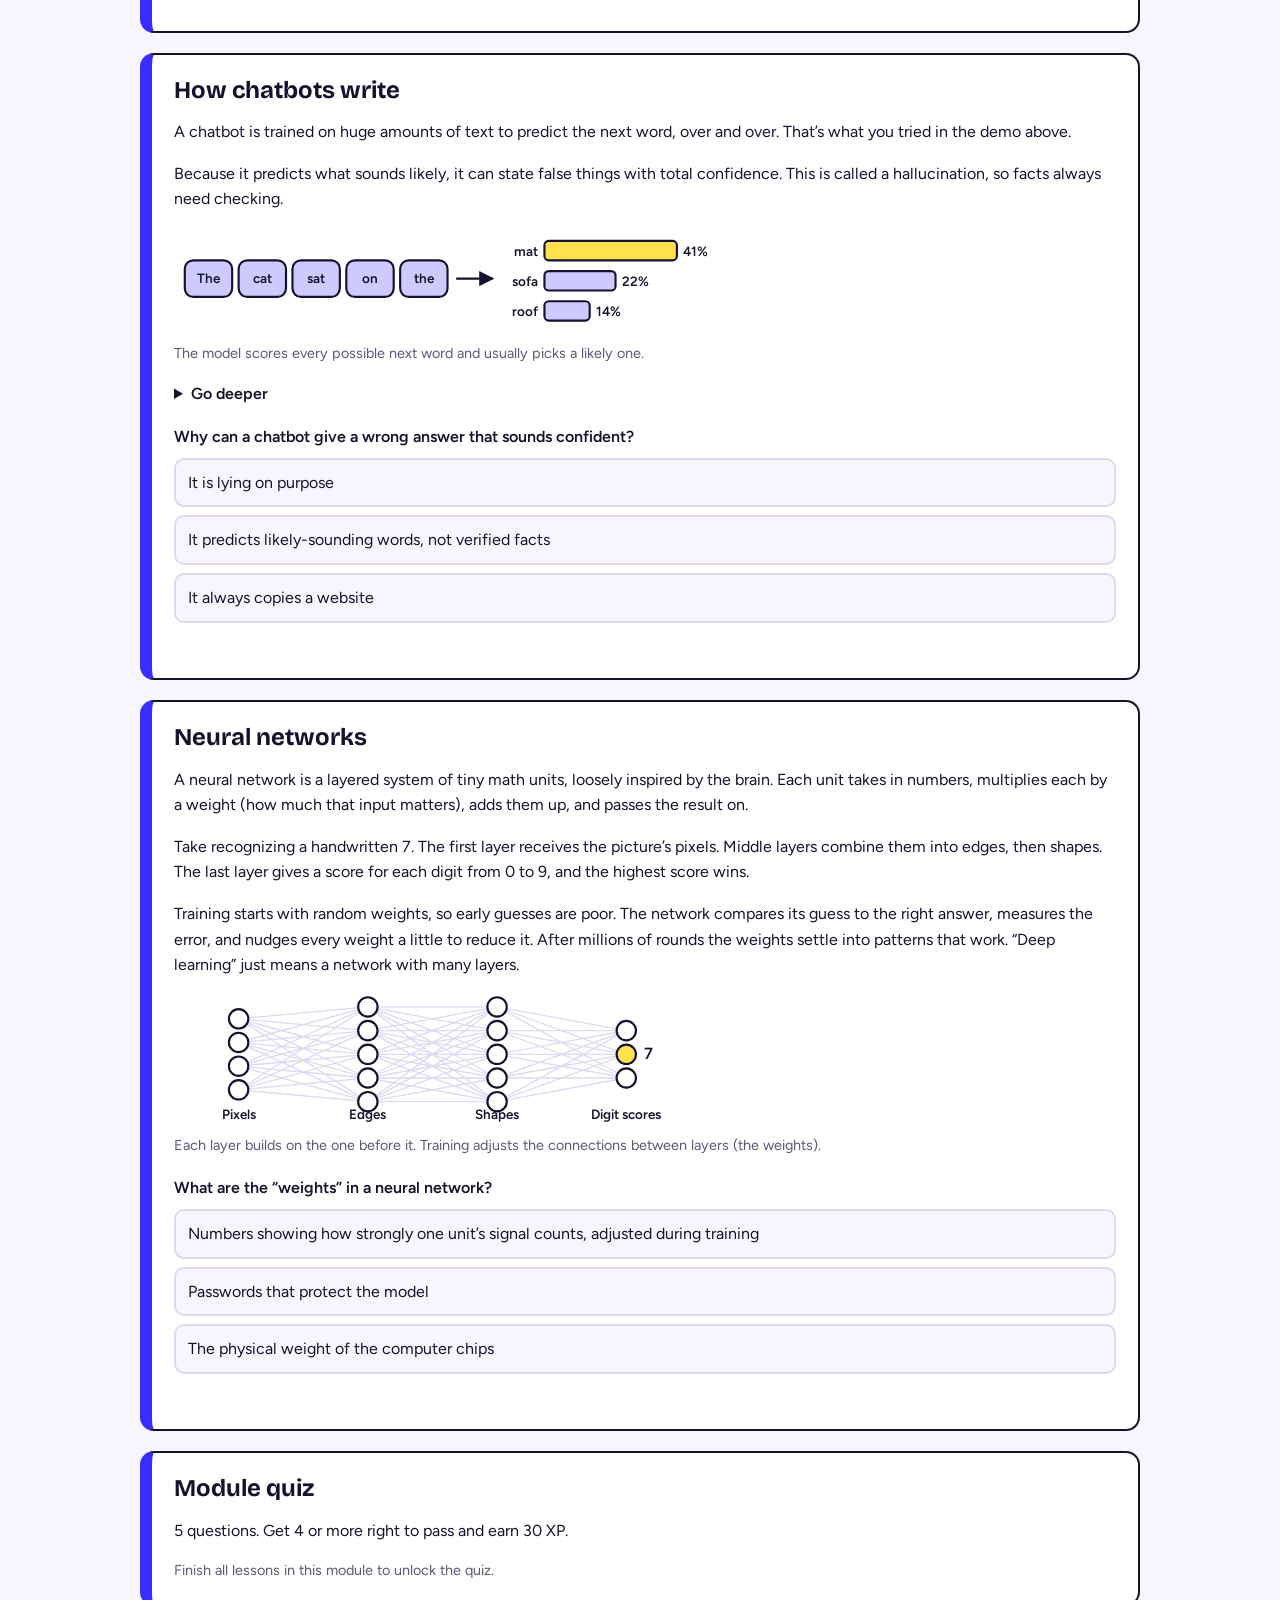
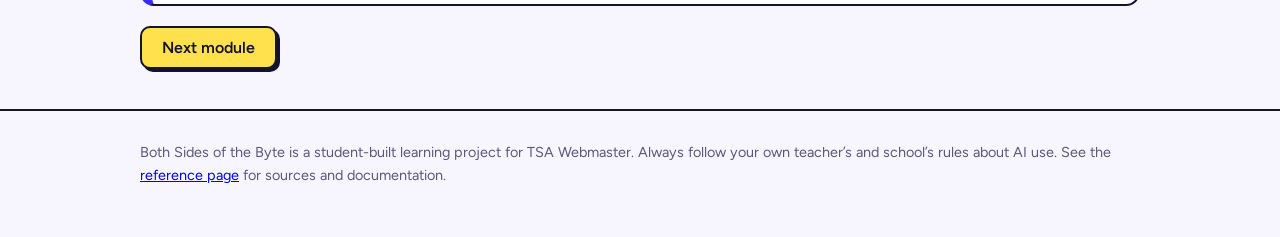
<file: module1.html>
<!DOCTYPE html>
<html lang="en"><head><meta charset="utf-8"><meta name="viewport" content="width=device-width, initial-scale=1, viewport-fit=cover">
<title>How AI Works | Both Sides of the Byte</title><meta name="description" content="Both Sides of the Byte is an interactive AI learning portal for grades 9-12 that teaches the good and the bad of AI.">
<link href="https://fonts.googleapis.com/css2?family=Bricolage+Grotesque:wght@600;800&family=Figtree:wght@400;600&display=swap" rel="stylesheet">
<link rel="icon" href="favicon.svg" type="image/svg+xml"><link rel="stylesheet" href="style.css"></head>
<body data-page="module1.html" data-mod="m1">
<a class="skip" href="#main">Skip to content</a><header id="top"></header>
<main class="wrap" id="main"></main>
<footer><div class="wrap">Both Sides of the Byte is a student-built learning project for TSA Webmaster. Always follow your own teacher’s and school’s rules about AI use. See the <a href="references.html">reference page</a> for sources and documentation.</div></footer>
<script src="data.js"></script><script src="app.js"></script><script src="pages.js"></script><script src="admin.js"></script>
</body></html>
</file>
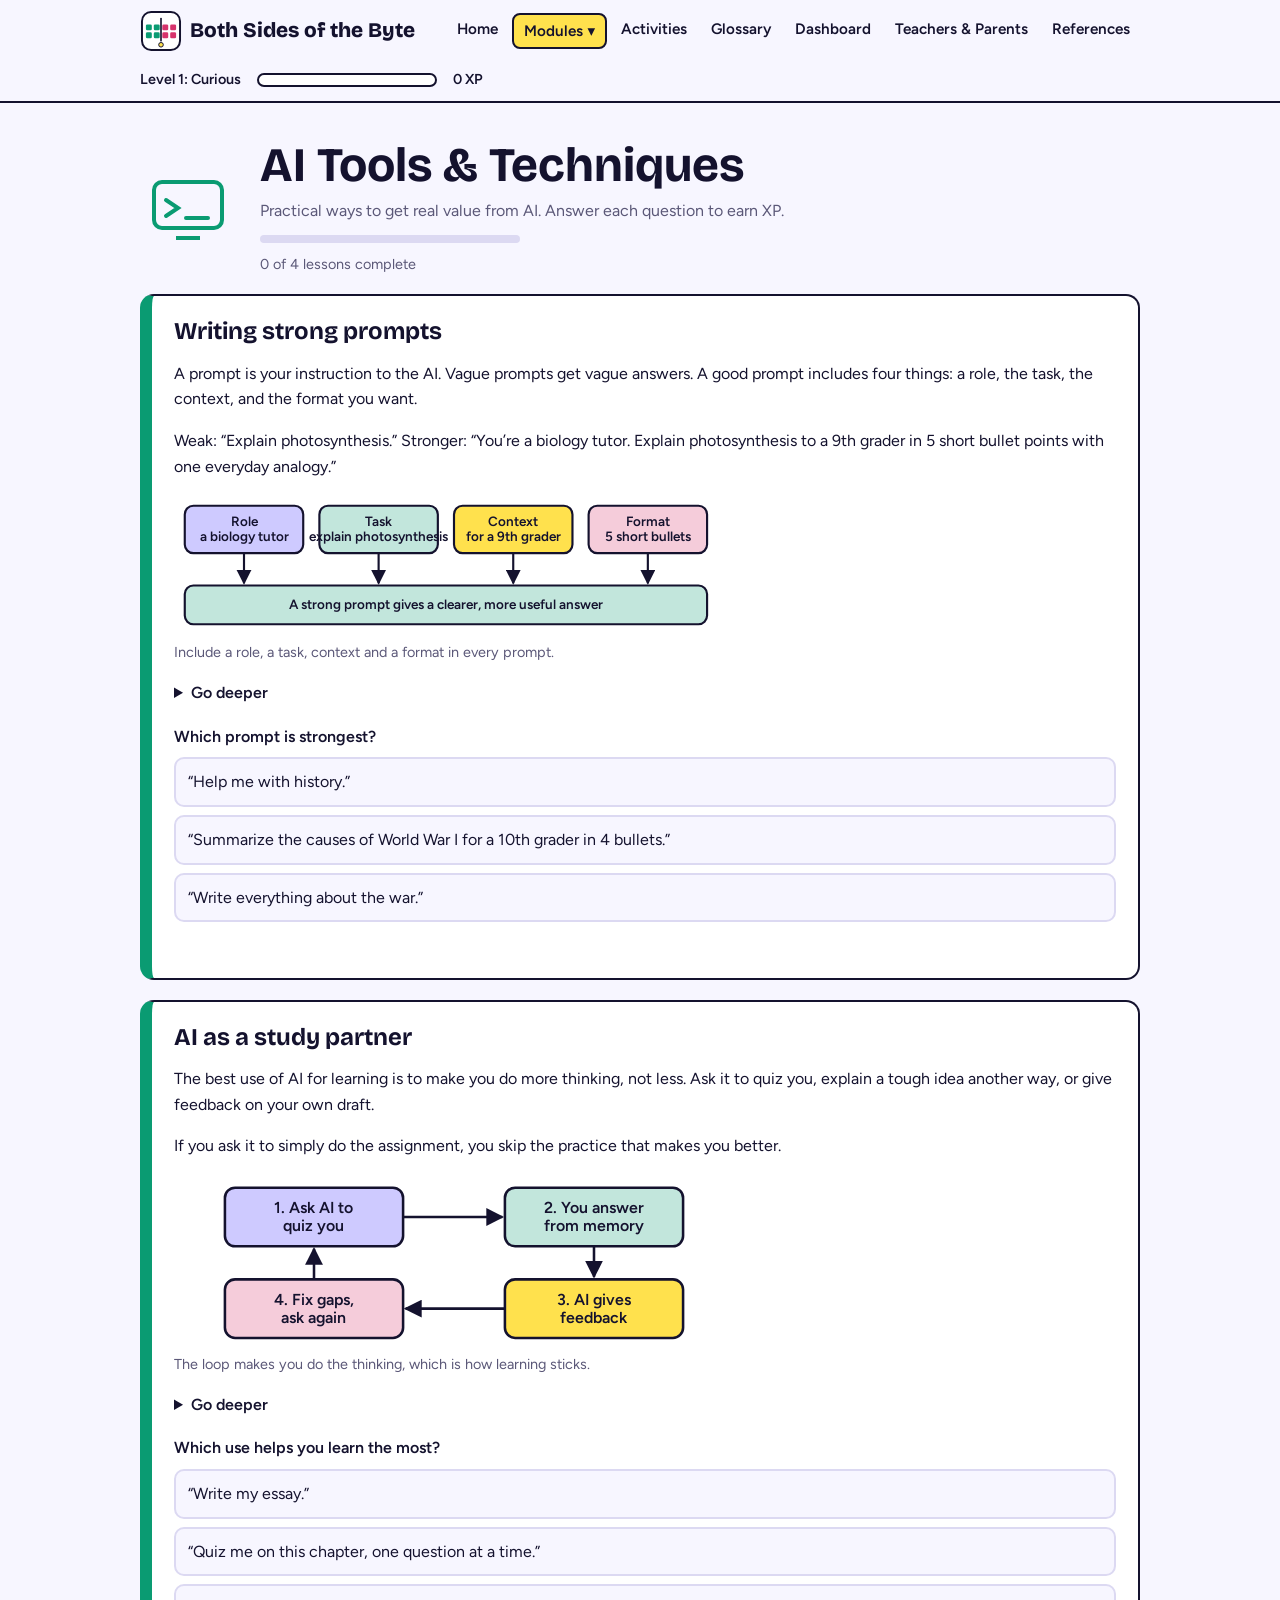
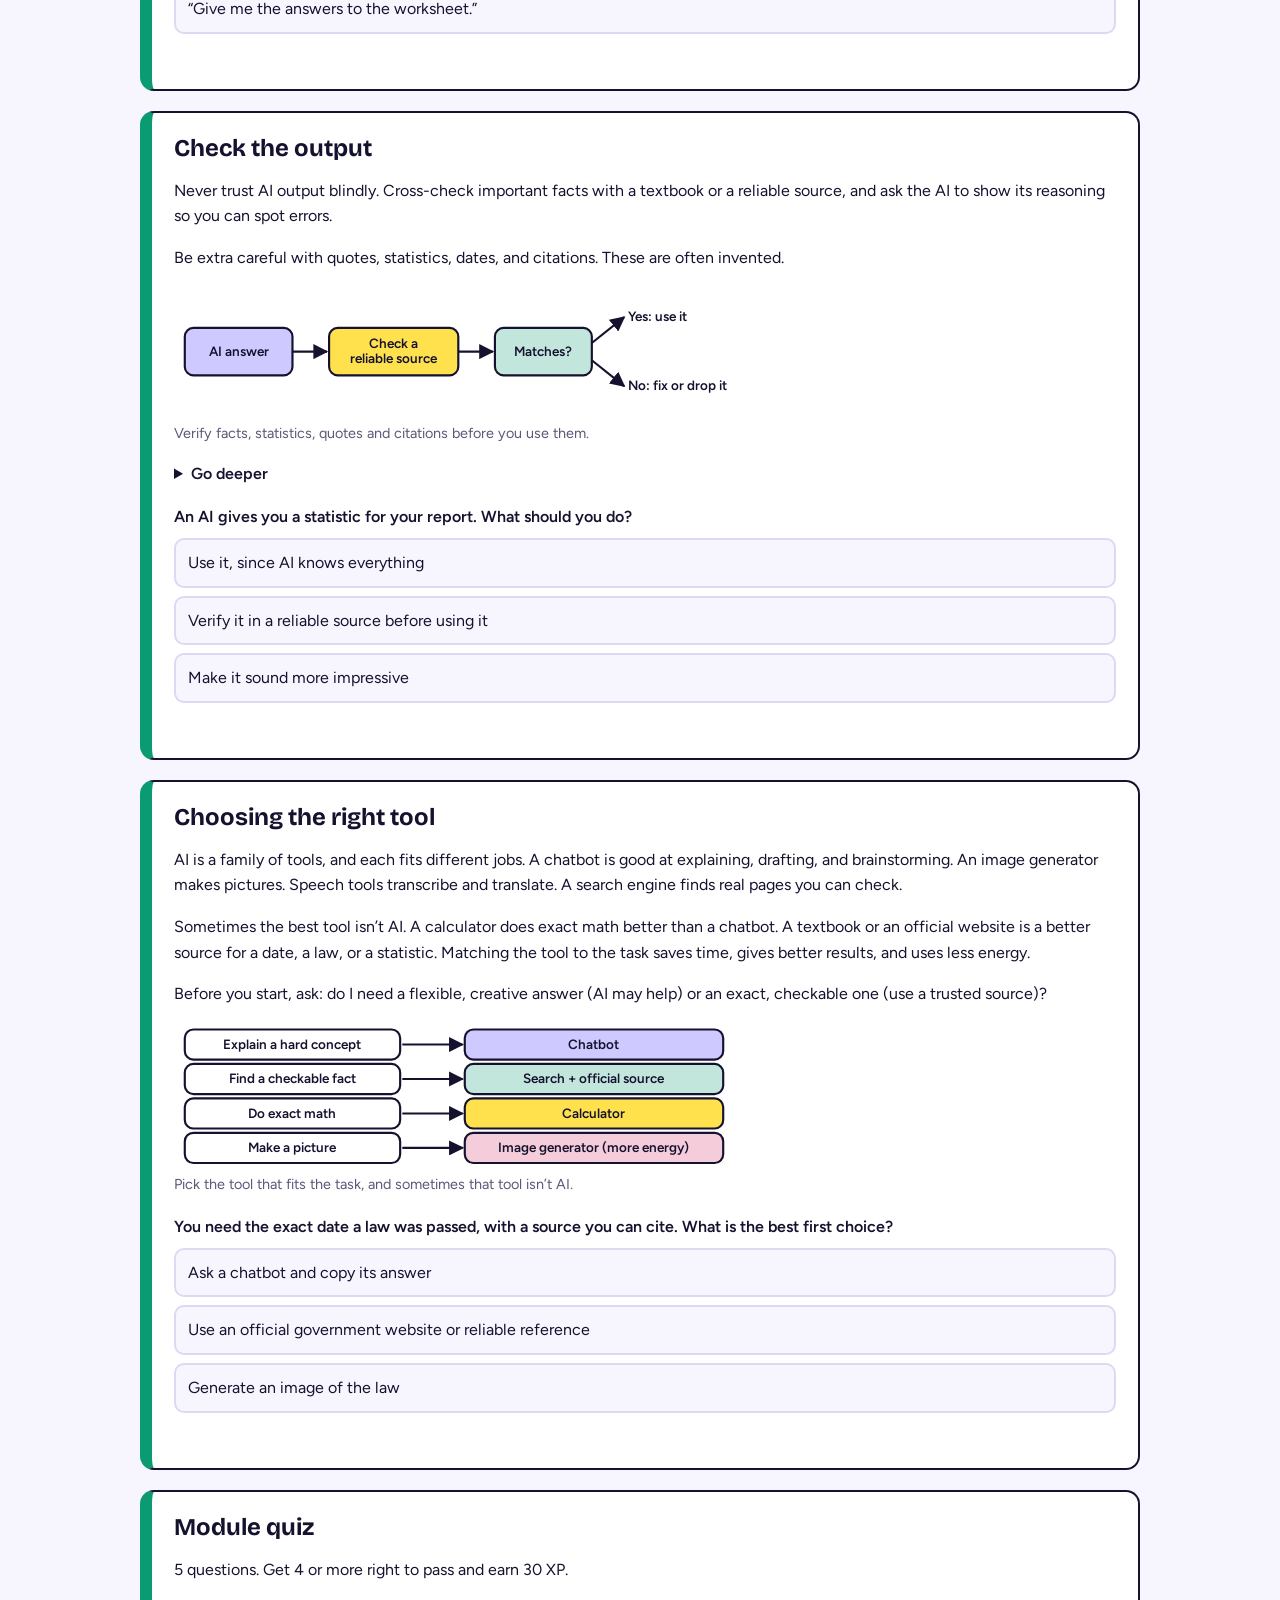
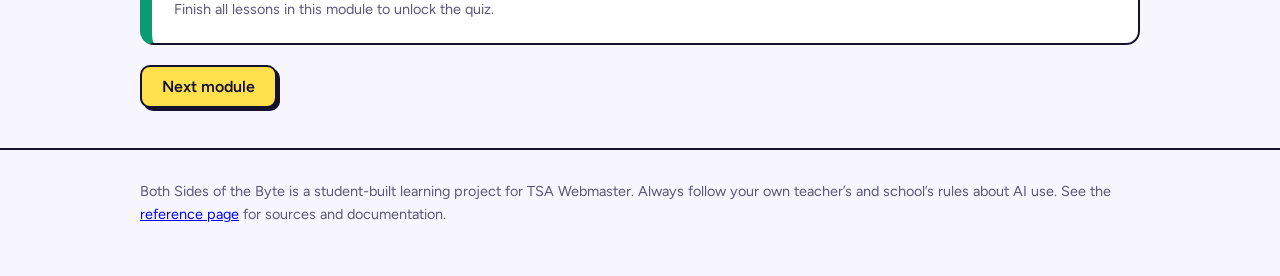
<file: module2.html>
<!DOCTYPE html>
<html lang="en"><head><meta charset="utf-8"><meta name="viewport" content="width=device-width, initial-scale=1, viewport-fit=cover">
<title>AI Tools | Both Sides of the Byte</title><meta name="description" content="Both Sides of the Byte is an interactive AI learning portal for grades 9-12 that teaches the good and the bad of AI.">
<link href="https://fonts.googleapis.com/css2?family=Bricolage+Grotesque:wght@600;800&family=Figtree:wght@400;600&display=swap" rel="stylesheet">
<link rel="icon" href="favicon.svg" type="image/svg+xml"><link rel="stylesheet" href="style.css"></head>
<body data-page="module2.html" data-mod="m2">
<a class="skip" href="#main">Skip to content</a><header id="top"></header>
<main class="wrap" id="main"></main>
<footer><div class="wrap">Both Sides of the Byte is a student-built learning project for TSA Webmaster. Always follow your own teacher’s and school’s rules about AI use. See the <a href="references.html">reference page</a> for sources and documentation.</div></footer>
<script src="data.js"></script><script src="app.js"></script><script src="pages.js"></script><script src="admin.js"></script>
</body></html>
</file>
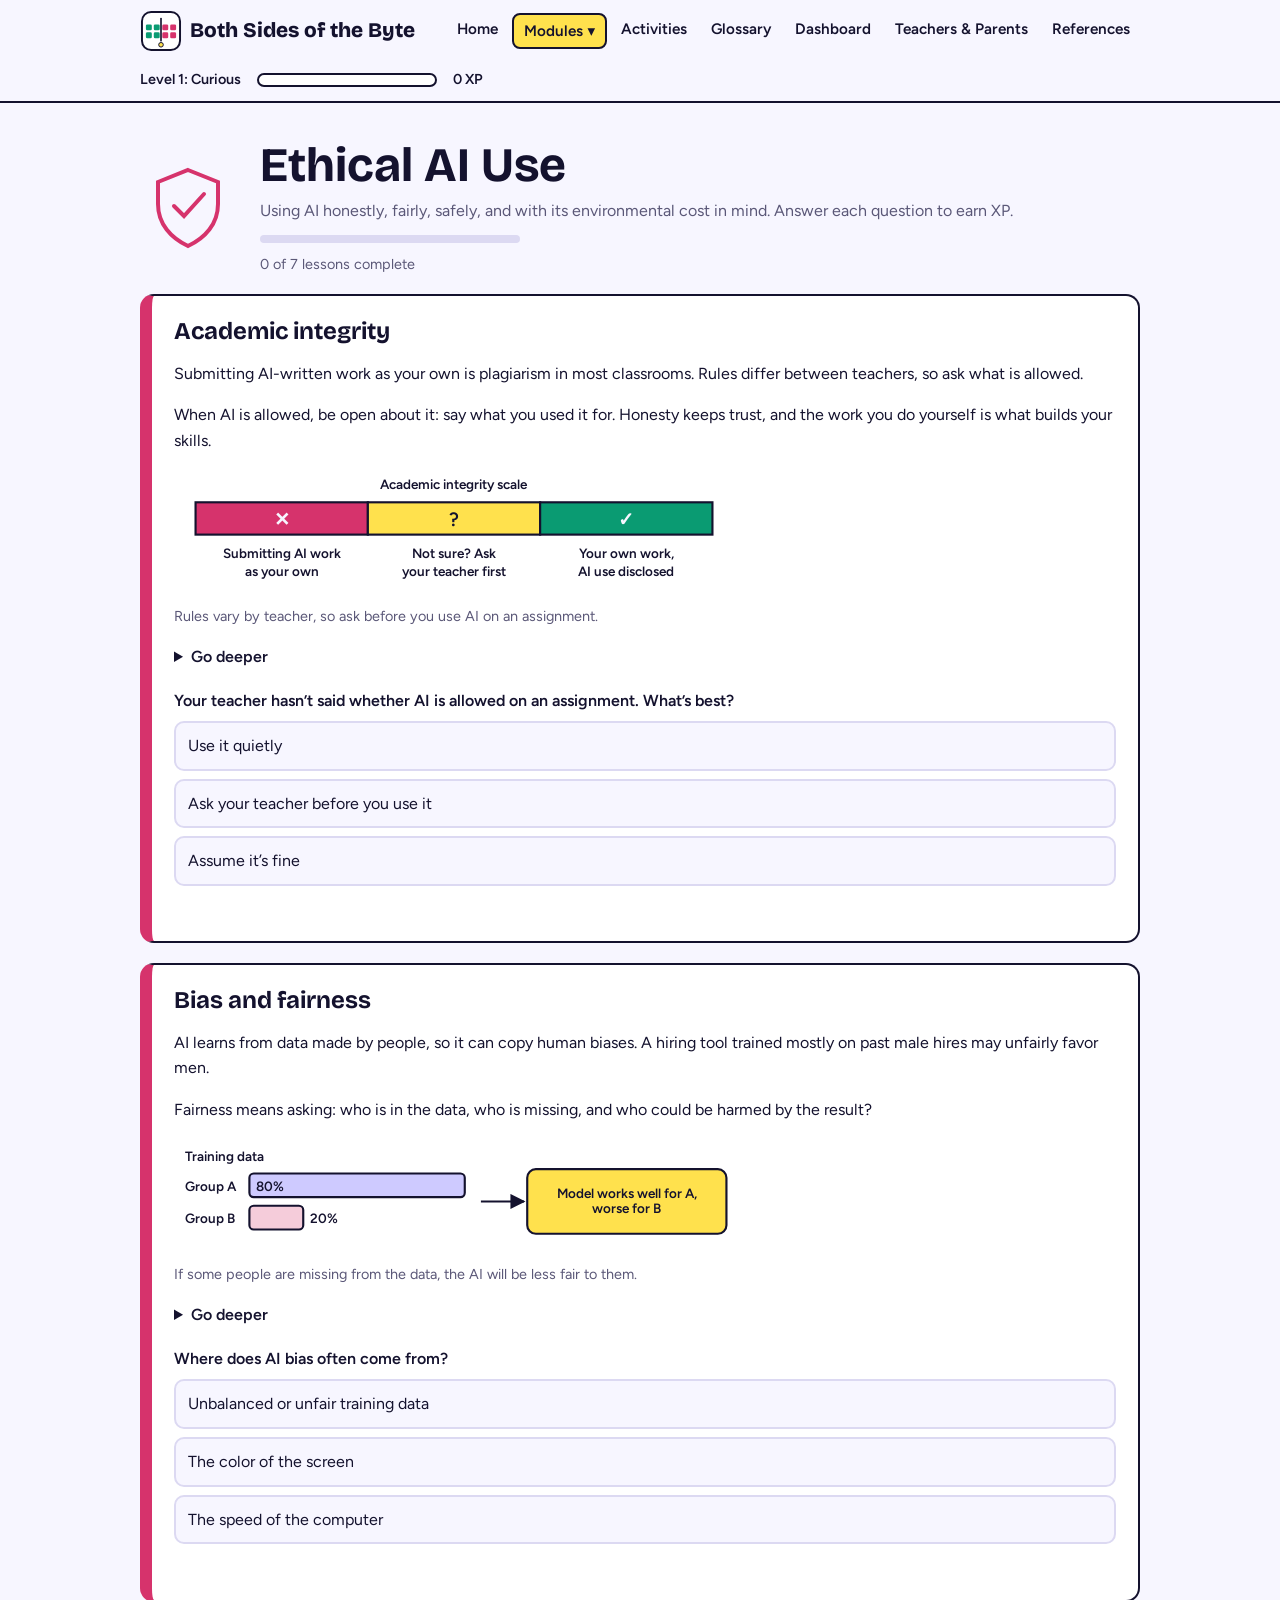
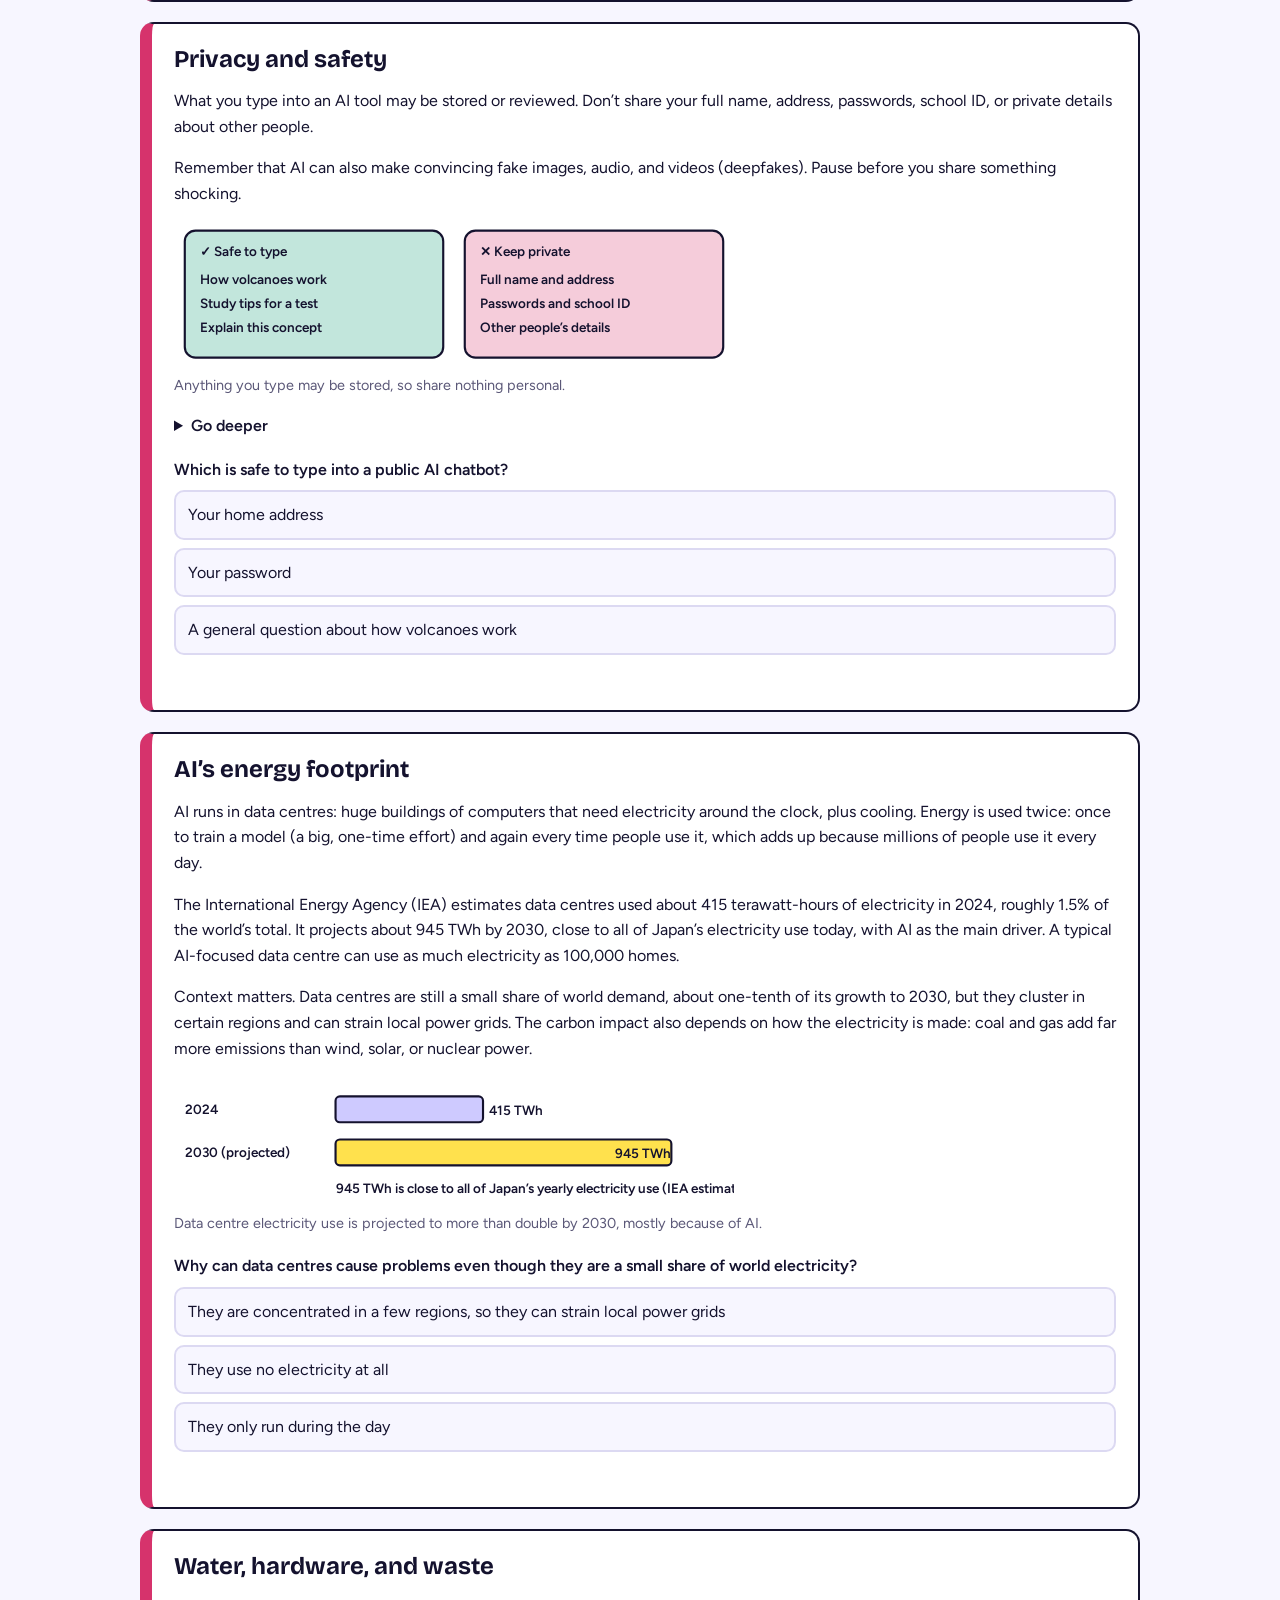
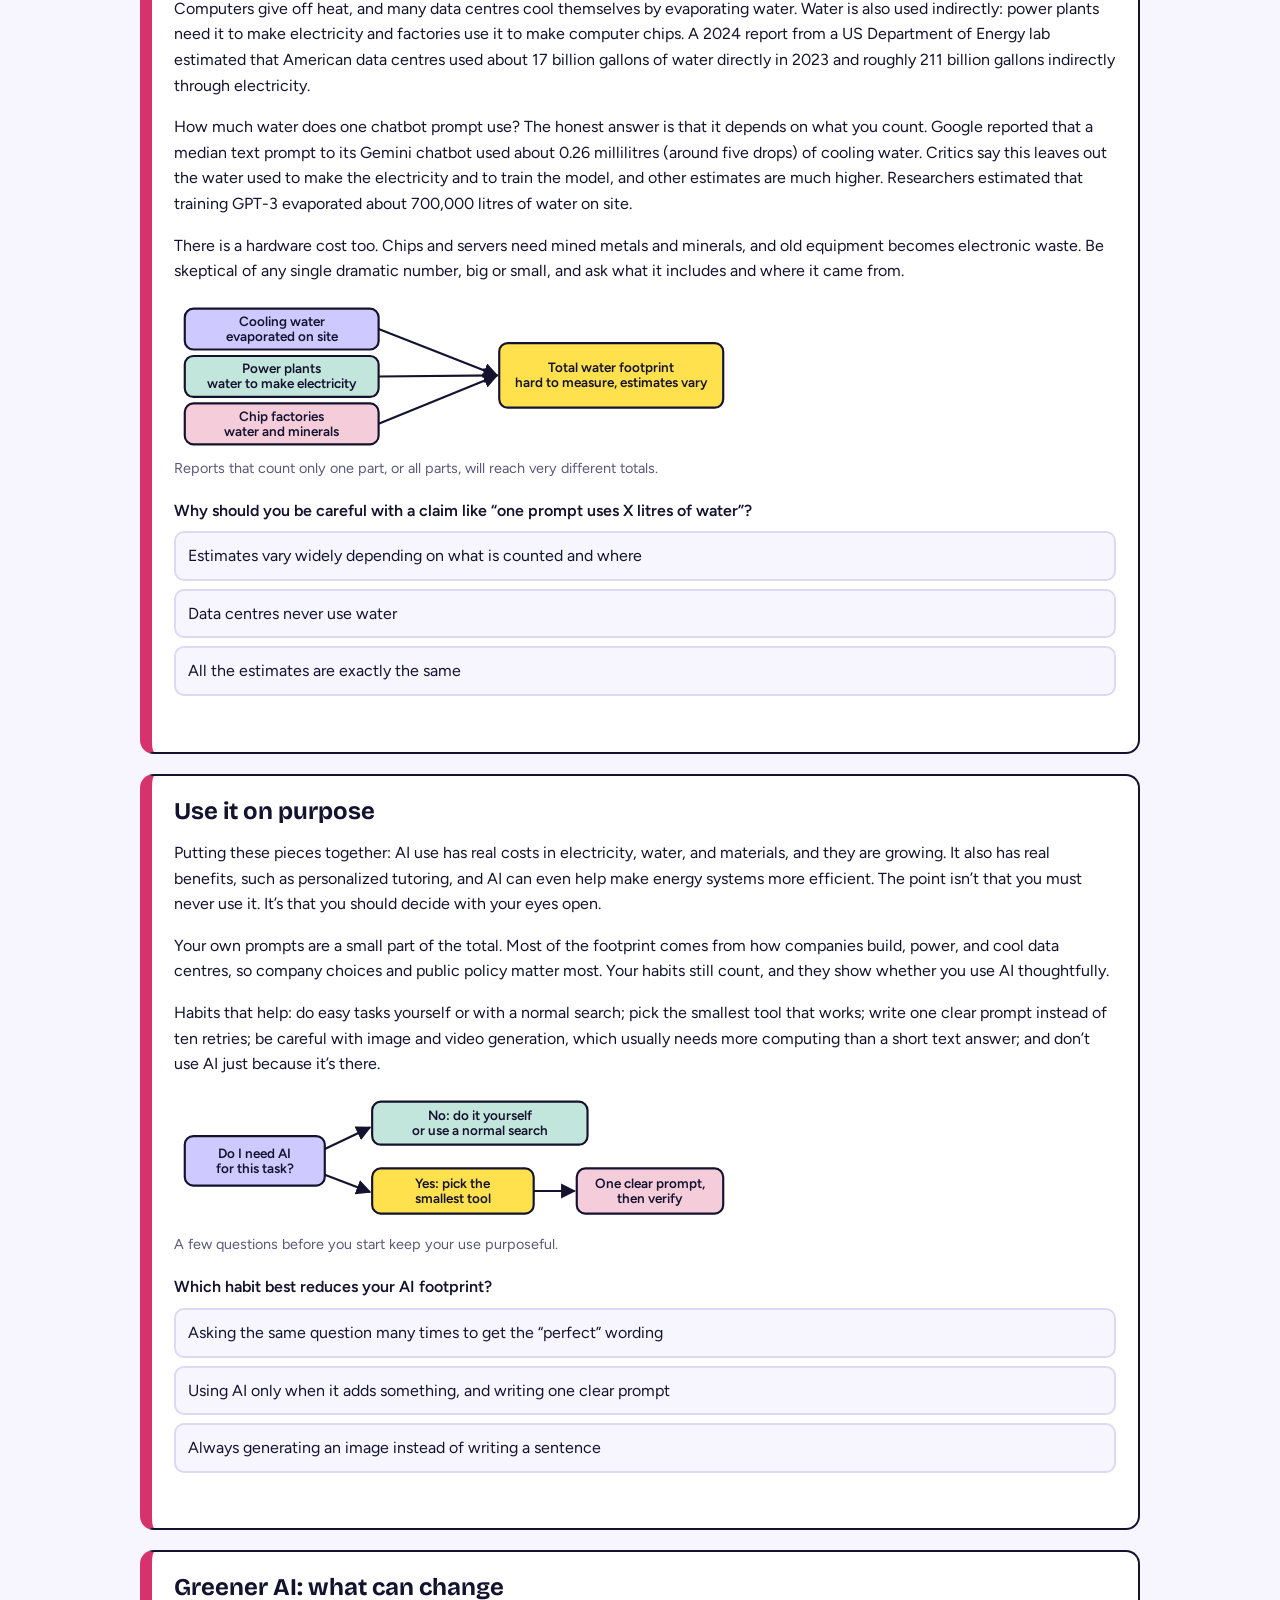
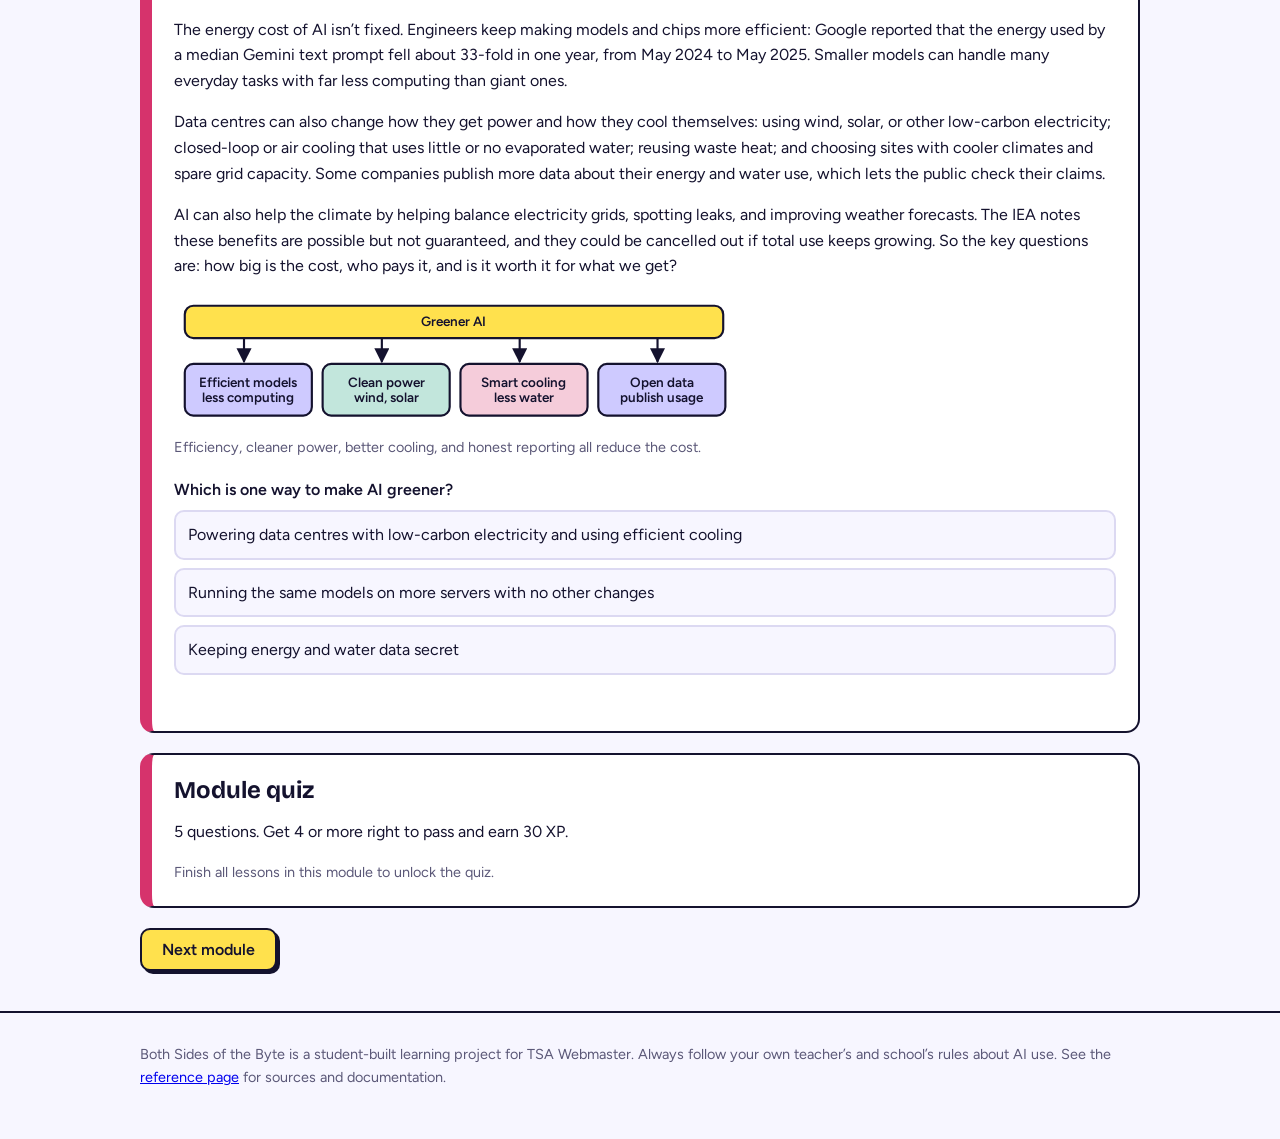
<file: module3.html>
<!DOCTYPE html>
<html lang="en"><head><meta charset="utf-8"><meta name="viewport" content="width=device-width, initial-scale=1, viewport-fit=cover">
<title>Ethical AI | Both Sides of the Byte</title><meta name="description" content="Both Sides of the Byte is an interactive AI learning portal for grades 9-12 that teaches the good and the bad of AI.">
<link href="https://fonts.googleapis.com/css2?family=Bricolage+Grotesque:wght@600;800&family=Figtree:wght@400;600&display=swap" rel="stylesheet">
<link rel="icon" href="favicon.svg" type="image/svg+xml"><link rel="stylesheet" href="style.css"></head>
<body data-page="module3.html" data-mod="m3">
<a class="skip" href="#main">Skip to content</a><header id="top"></header>
<main class="wrap" id="main"></main>
<footer><div class="wrap">Both Sides of the Byte is a student-built learning project for TSA Webmaster. Always follow your own teacher’s and school’s rules about AI use. See the <a href="references.html">reference page</a> for sources and documentation.</div></footer>
<script src="data.js"></script><script src="app.js"></script><script src="pages.js"></script><script src="admin.js"></script>
</body></html>
</file>
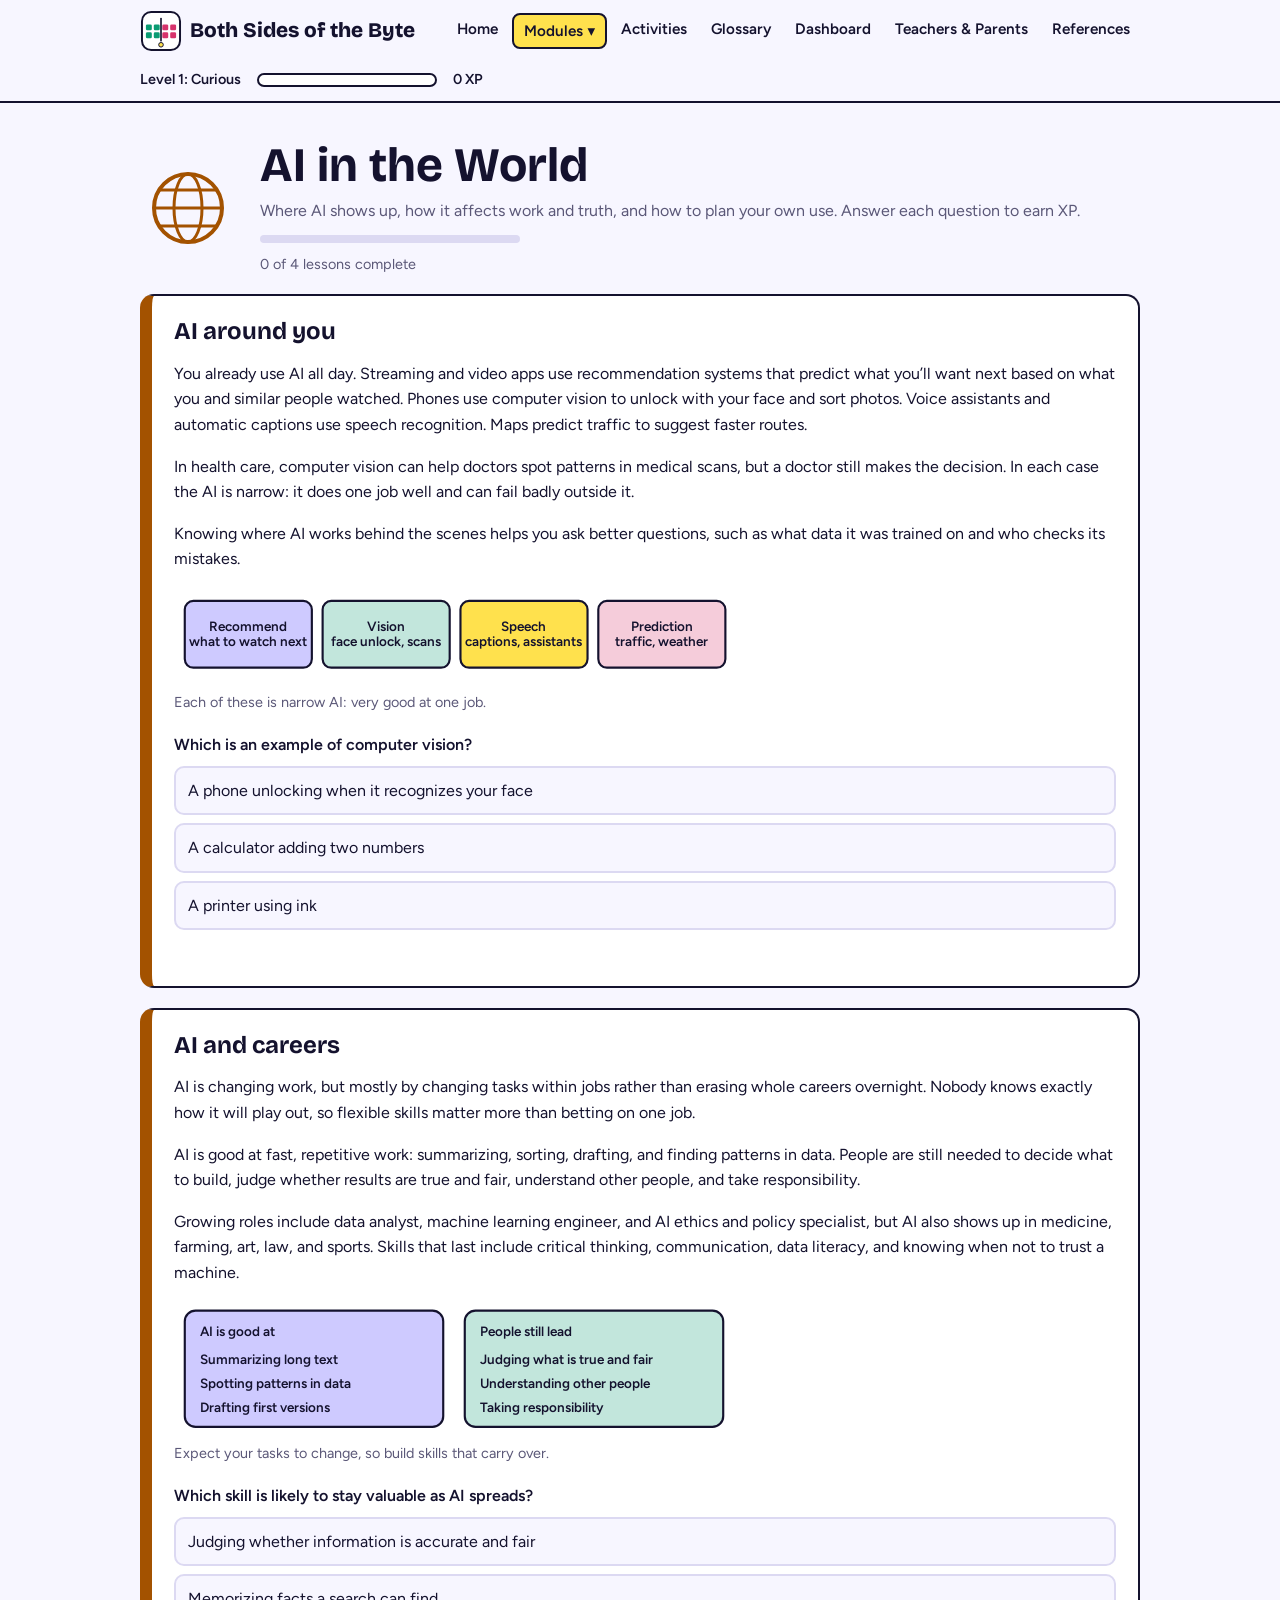
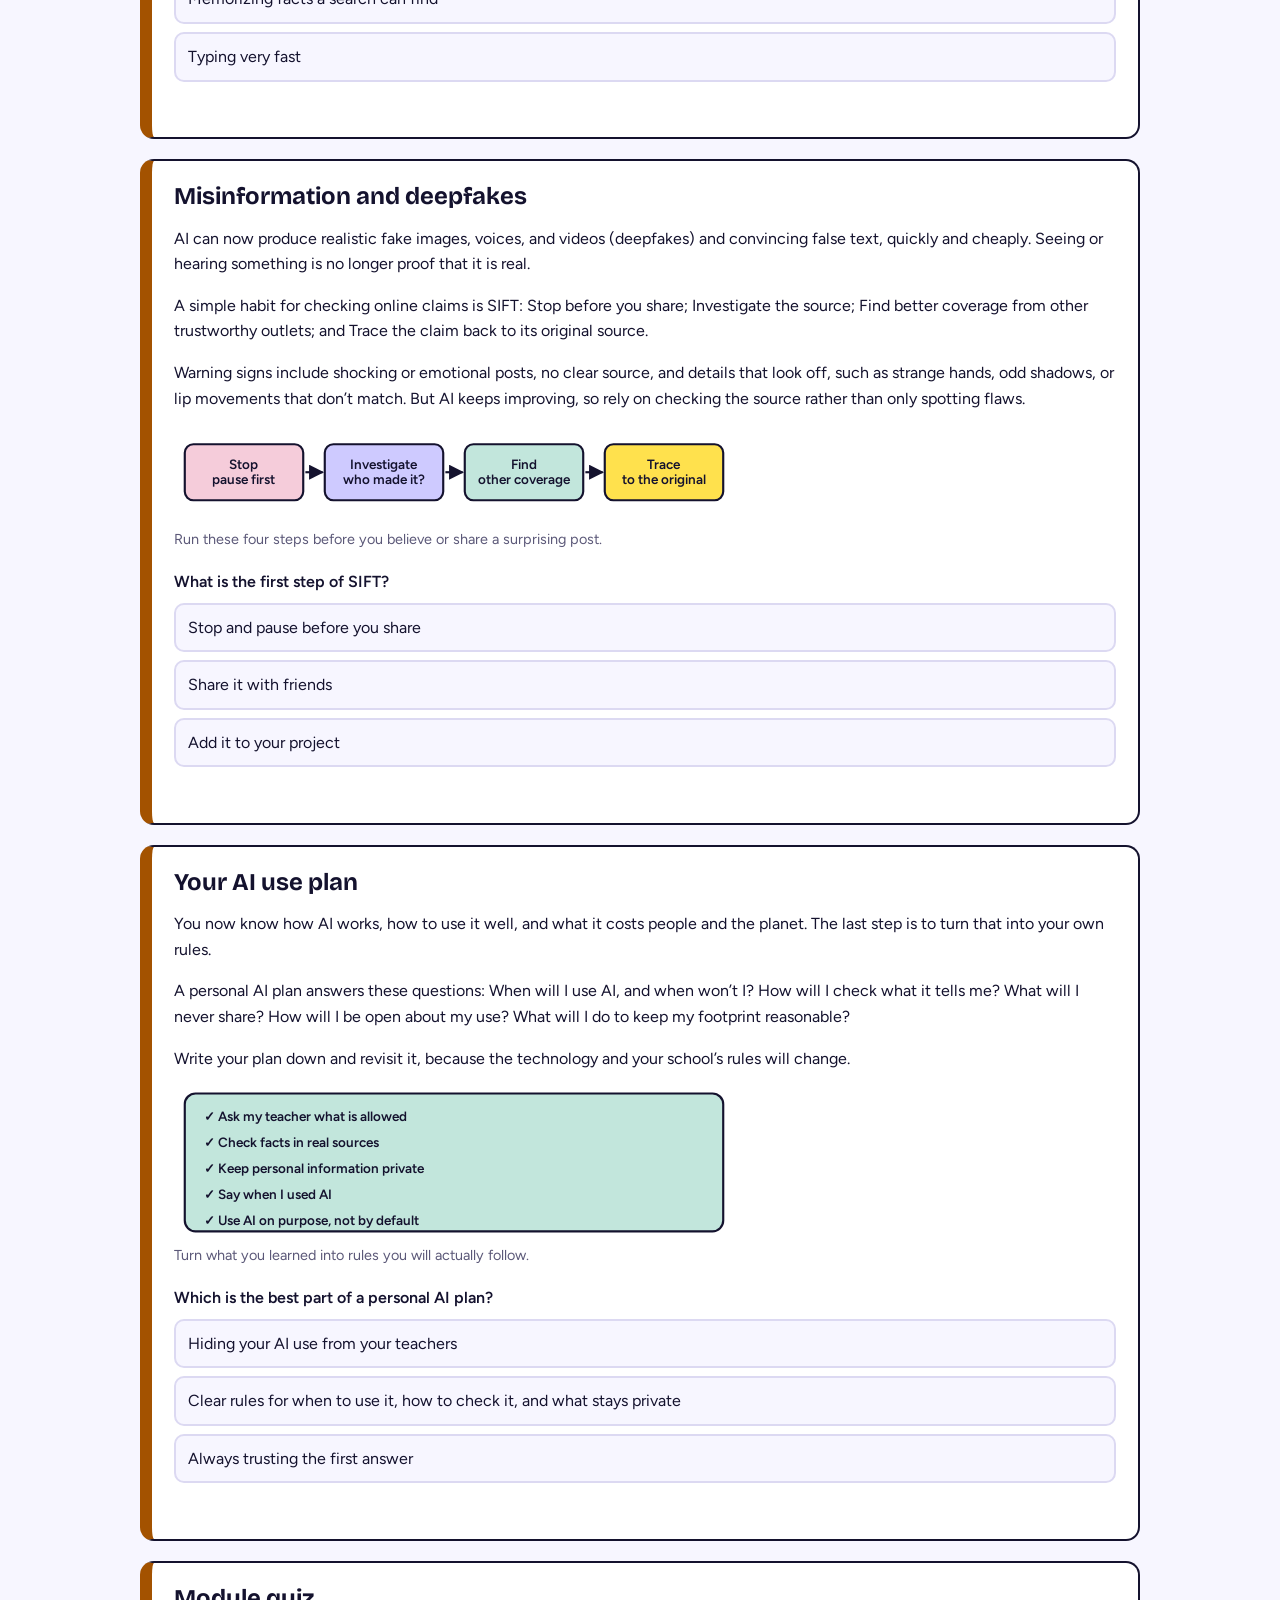
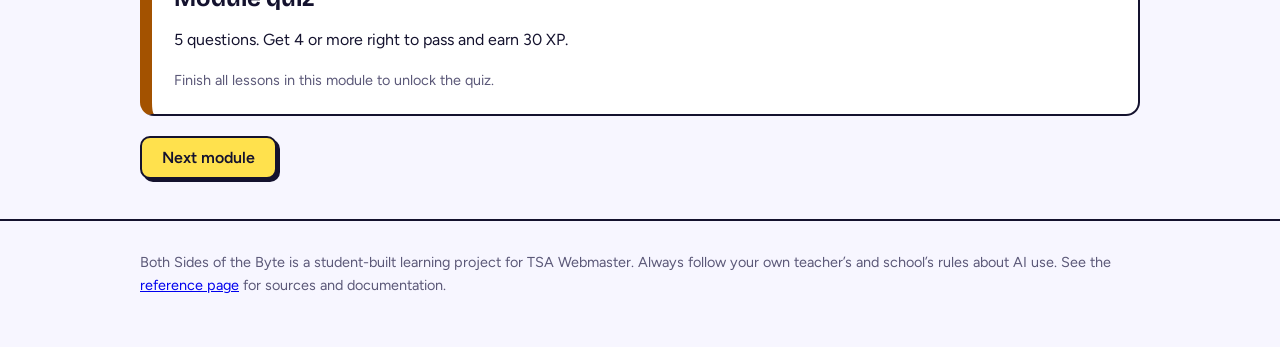
<file: module4.html>
<!DOCTYPE html>
<html lang="en"><head><meta charset="utf-8"><meta name="viewport" content="width=device-width, initial-scale=1, viewport-fit=cover">
<title>AI in the World | Both Sides of the Byte</title><meta name="description" content="Both Sides of the Byte is an interactive AI learning portal for grades 9-12 that teaches the good and the bad of AI.">
<link href="https://fonts.googleapis.com/css2?family=Bricolage+Grotesque:wght@600;800&family=Figtree:wght@400;600&display=swap" rel="stylesheet">
<link rel="icon" href="favicon.svg" type="image/svg+xml"><link rel="stylesheet" href="style.css"></head>
<body data-page="module4.html" data-mod="m4">
<a class="skip" href="#main">Skip to content</a><header id="top"></header>
<main class="wrap" id="main"></main>
<footer><div class="wrap">Both Sides of the Byte is a student-built learning project for TSA Webmaster. Always follow your own teacher’s and school’s rules about AI use. See the <a href="references.html">reference page</a> for sources and documentation.</div></footer>
<script src="data.js"></script><script src="app.js"></script><script src="pages.js"></script><script src="admin.js"></script>
</body></html>
</file>
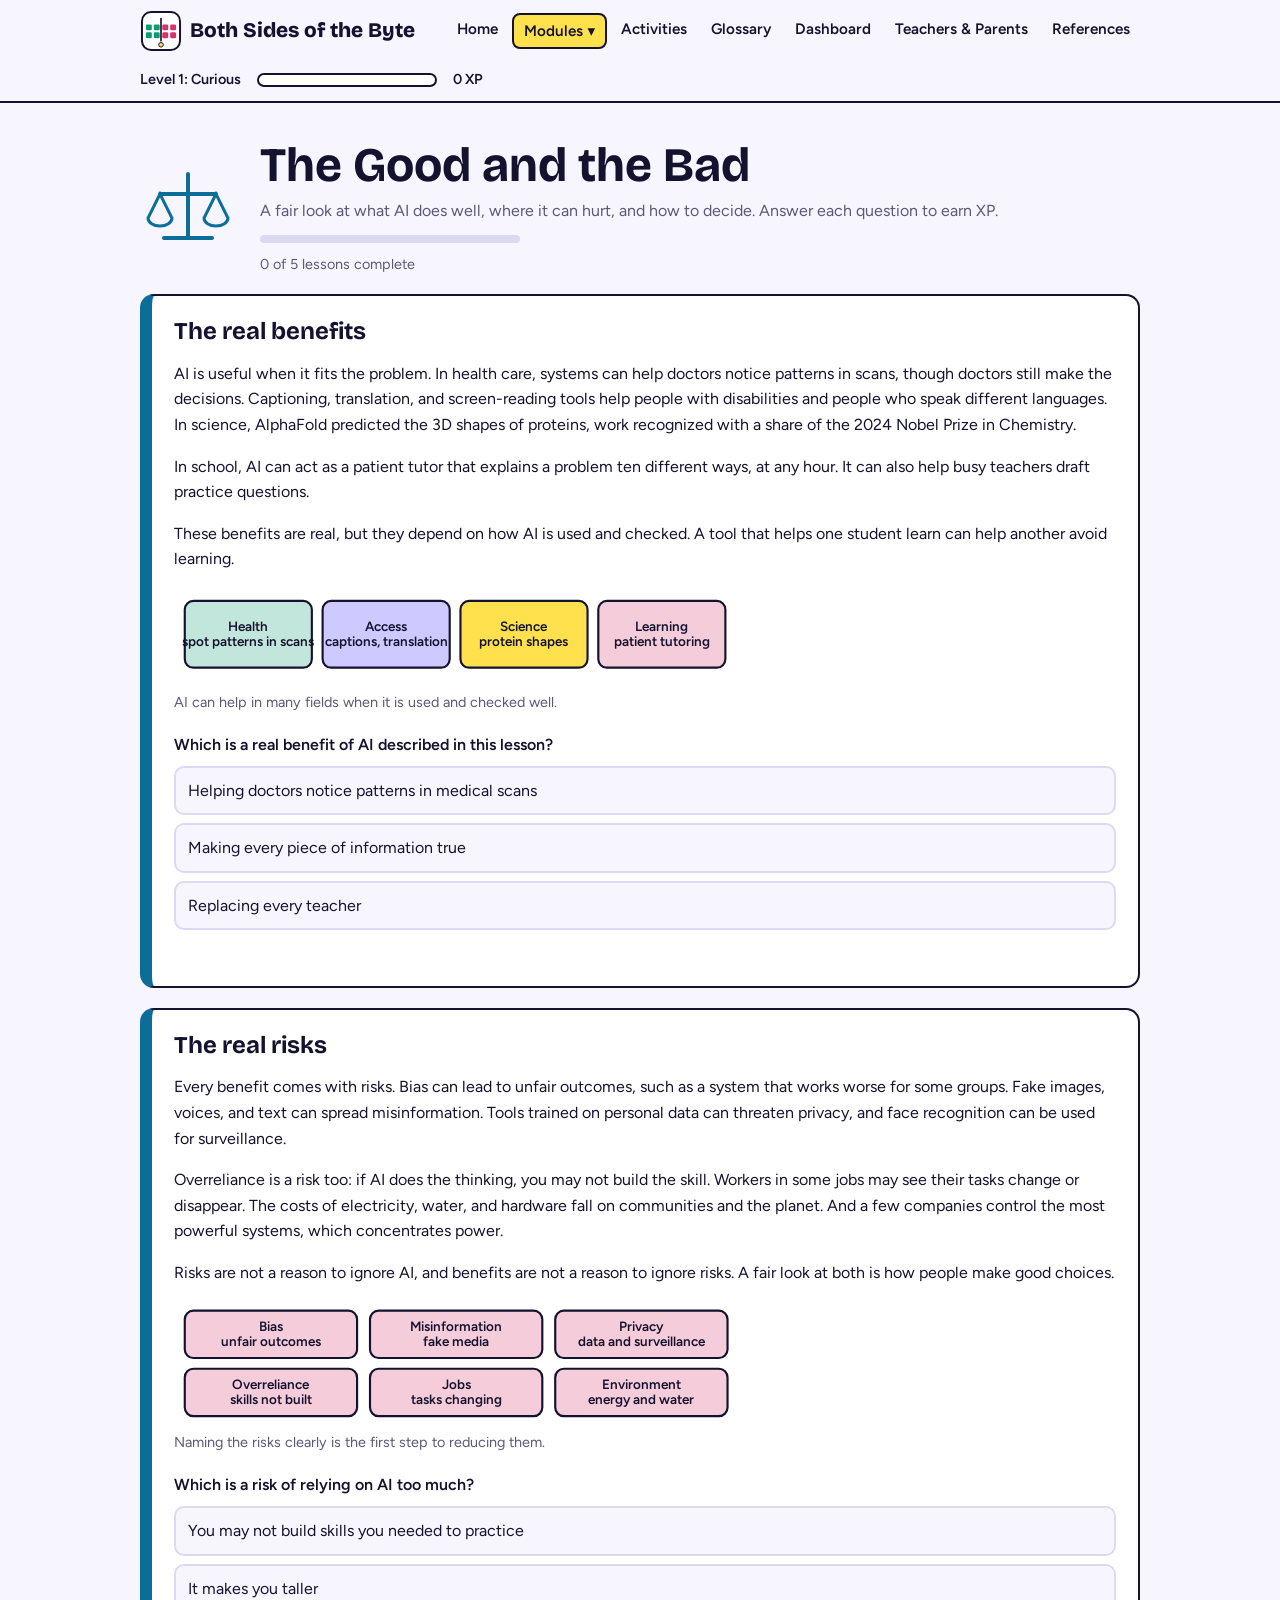
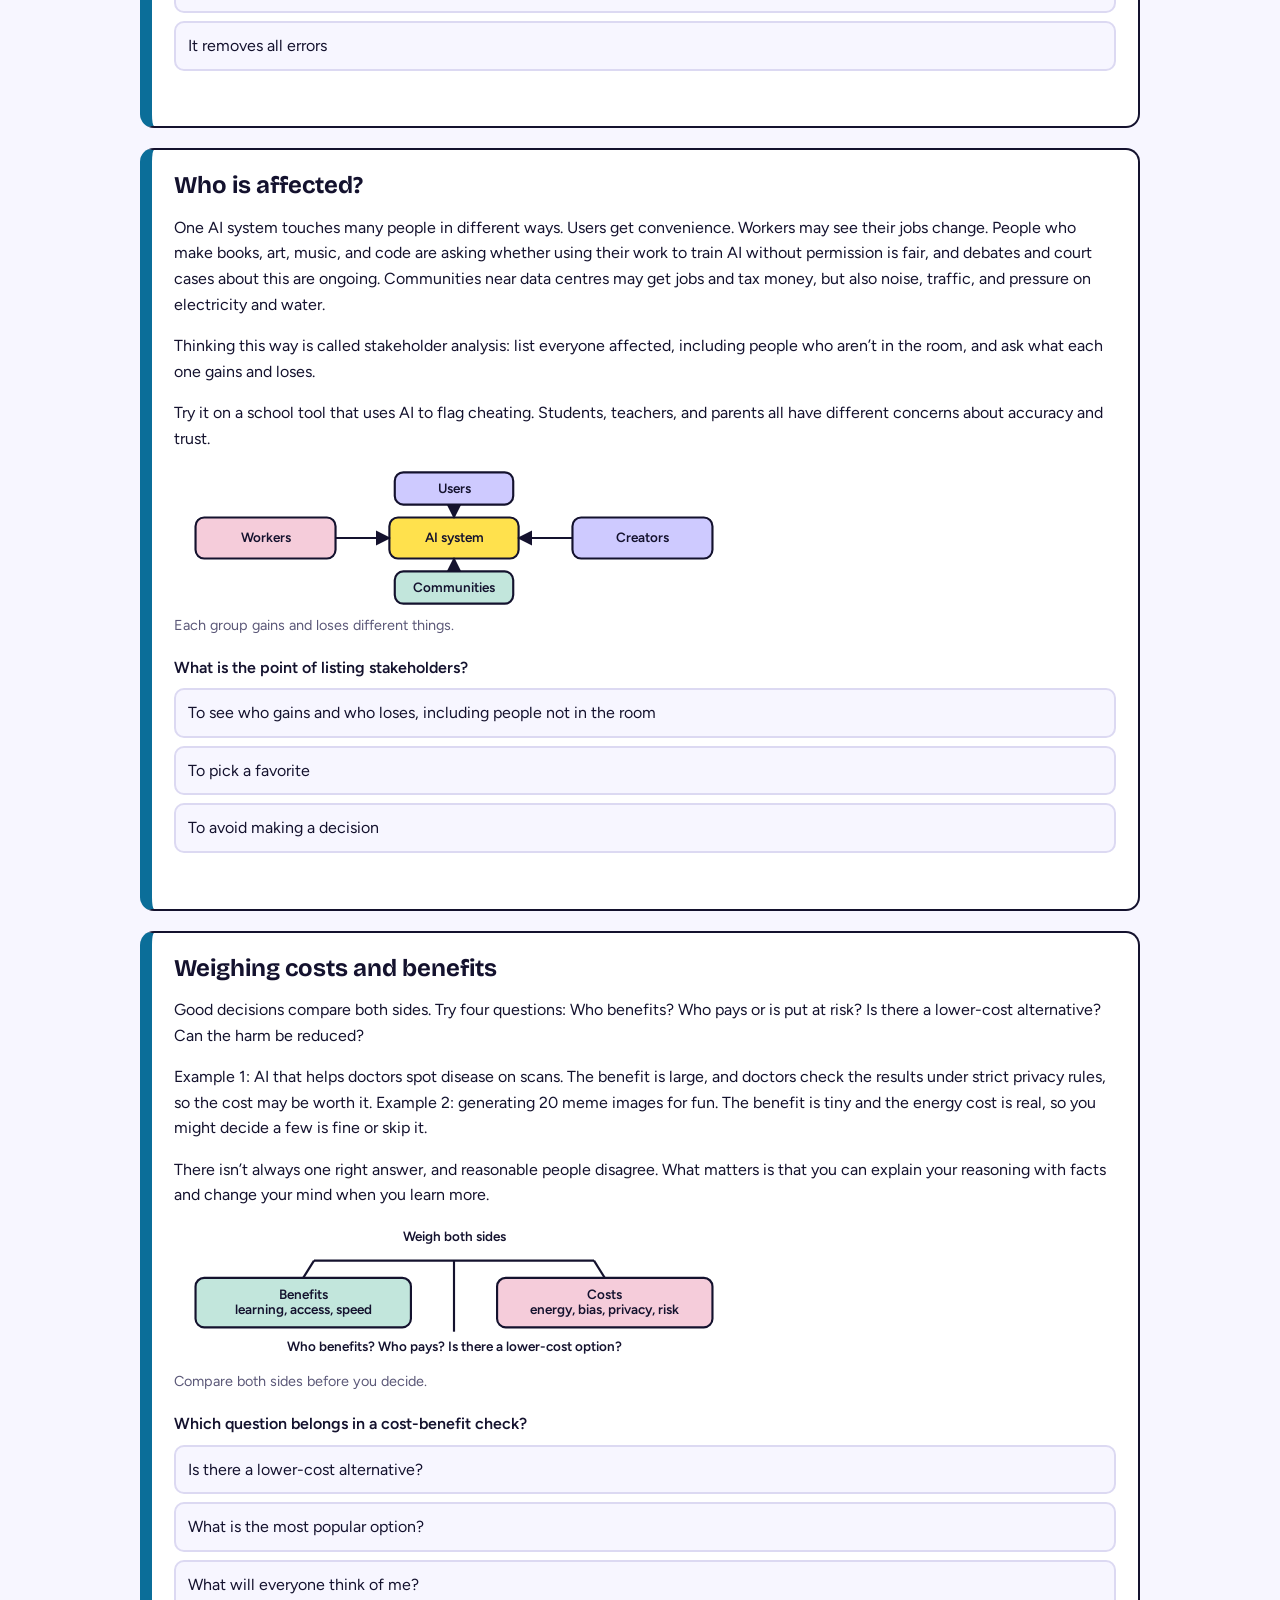
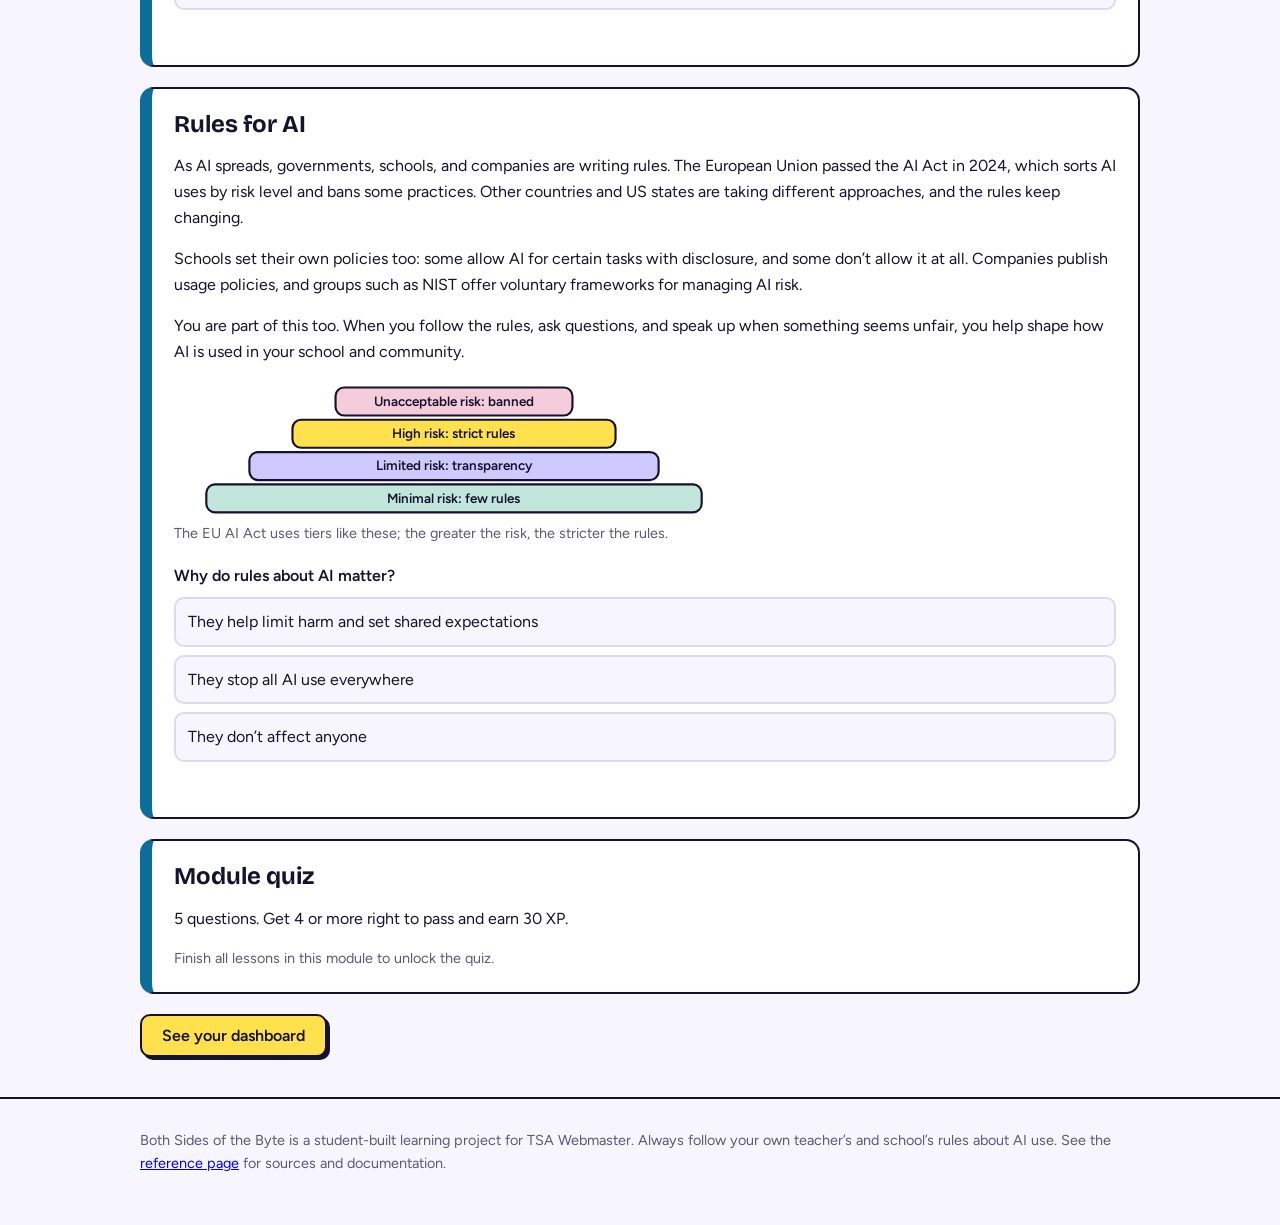
<file: module5.html>
<!DOCTYPE html>
<html lang="en"><head><meta charset="utf-8"><meta name="viewport" content="width=device-width, initial-scale=1, viewport-fit=cover">
<title>The Good and the Bad | Both Sides of the Byte</title><meta name="description" content="Both Sides of the Byte is an interactive AI learning portal for grades 9-12 that teaches the good and the bad of AI.">
<link href="https://fonts.googleapis.com/css2?family=Bricolage+Grotesque:wght@600;800&family=Figtree:wght@400;600&display=swap" rel="stylesheet">
<link rel="icon" href="favicon.svg" type="image/svg+xml"><link rel="stylesheet" href="style.css"></head>
<body data-page="module5.html" data-mod="m5">
<a class="skip" href="#main">Skip to content</a><header id="top"></header>
<main class="wrap" id="main"></main>
<footer><div class="wrap">Both Sides of the Byte is a student-built learning project for TSA Webmaster. Always follow your own teacher’s and school’s rules about AI use. See the <a href="references.html">reference page</a> for sources and documentation.</div></footer>
<script src="data.js"></script><script src="app.js"></script><script src="pages.js"></script><script src="admin.js"></script>
</body></html>
</file>
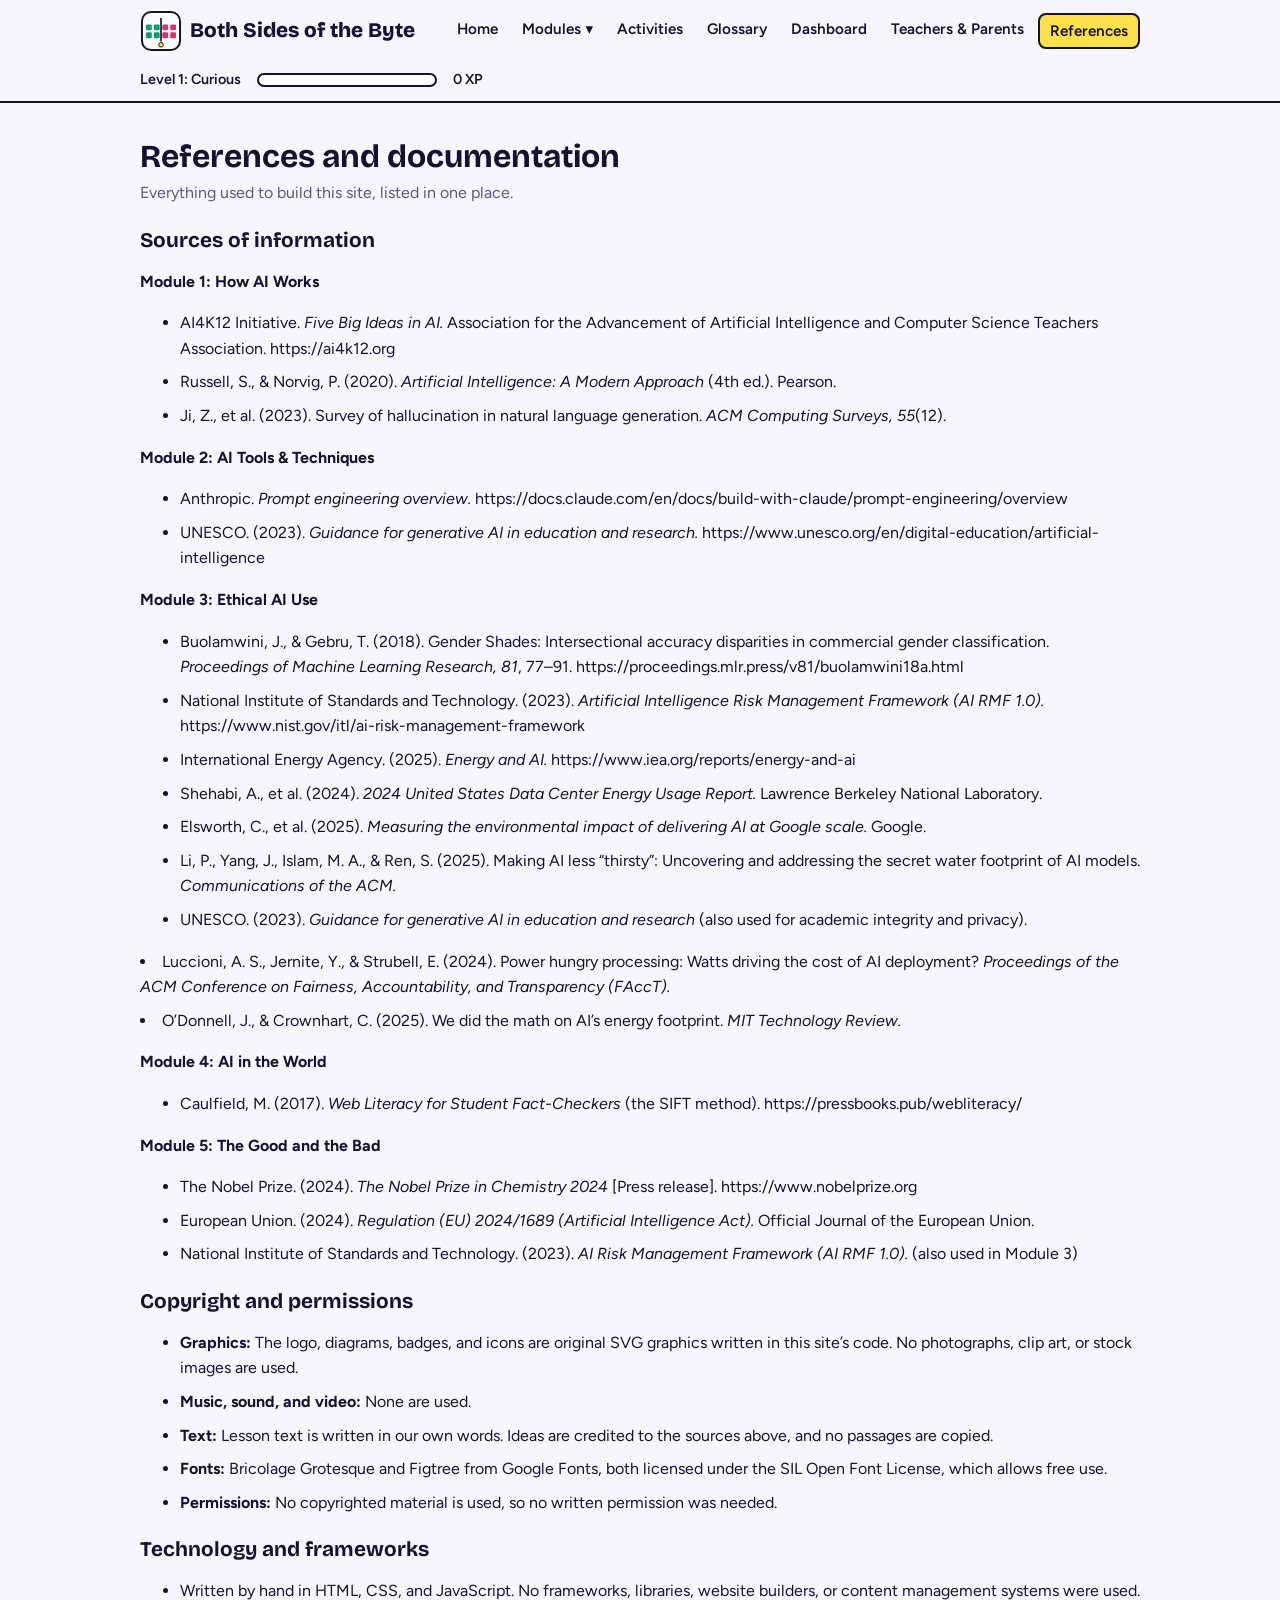
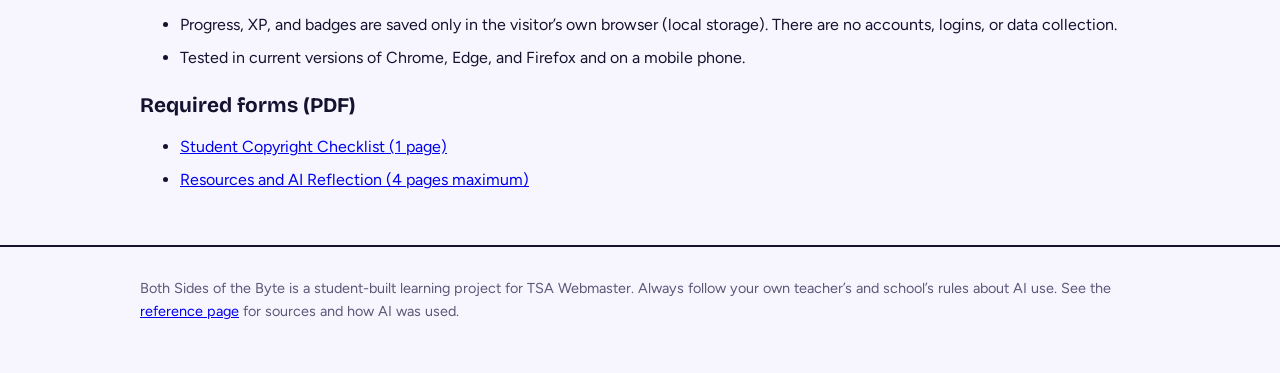
<file: references.html>
<!DOCTYPE html>
<html lang="en"><head><meta charset="utf-8"><meta name="viewport" content="width=device-width, initial-scale=1, viewport-fit=cover">
<title>References | Both Sides of the Byte</title><meta name="description" content="Both Sides of the Byte is an interactive AI learning portal for grades 9-12 that teaches the good and the bad of AI.">
<link href="https://fonts.googleapis.com/css2?family=Bricolage+Grotesque:wght@600;800&family=Figtree:wght@400;600&display=swap" rel="stylesheet">
<link rel="icon" href="favicon.svg" type="image/svg+xml"><link rel="stylesheet" href="style.css"></head>
<body data-page="references.html">
<a class="skip" href="#main">Skip to content</a><header id="top"></header>
<main id="main"><section><div class="wrap refs"><h2>References and documentation</h2>
<p class="sub">Everything used to build this site, listed in one place.</p>

<h3>Sources of information</h3>
<p><strong>Module 1: How AI Works</strong></p>
<ul>
<li>AI4K12 Initiative. <em>Five Big Ideas in AI.</em> Association for the Advancement of Artificial Intelligence and Computer Science Teachers Association. https://ai4k12.org</li>
<li>Russell, S., &amp; Norvig, P. (2020). <em>Artificial Intelligence: A Modern Approach</em> (4th ed.). Pearson.</li>
<li>Ji, Z., et al. (2023). Survey of hallucination in natural language generation. <em>ACM Computing Surveys, 55</em>(12).</li>
</ul>
<p><strong>Module 2: AI Tools &amp; Techniques</strong></p>
<ul>
<li>Anthropic. <em>Prompt engineering overview.</em> https://docs.claude.com/en/docs/build-with-claude/prompt-engineering/overview</li>
<li>UNESCO. (2023). <em>Guidance for generative AI in education and research.</em> https://www.unesco.org/en/digital-education/artificial-intelligence</li>
</ul>
<p><strong>Module 3: Ethical AI Use</strong></p>
<ul>
<li>Buolamwini, J., &amp; Gebru, T. (2018). Gender Shades: Intersectional accuracy disparities in commercial gender classification. <em>Proceedings of Machine Learning Research, 81</em>, 77–91. https://proceedings.mlr.press/v81/buolamwini18a.html</li>
<li>National Institute of Standards and Technology. (2023). <em>Artificial Intelligence Risk Management Framework (AI RMF 1.0).</em> https://www.nist.gov/itl/ai-risk-management-framework</li>
<li>International Energy Agency. (2025). <em>Energy and AI.</em> https://www.iea.org/reports/energy-and-ai</li>
<li>Shehabi, A., et al. (2024). <em>2024 United States Data Center Energy Usage Report.</em> Lawrence Berkeley National Laboratory.</li>
<li>Elsworth, C., et al. (2025). <em>Measuring the environmental impact of delivering AI at Google scale.</em> Google.</li>
<li>Li, P., Yang, J., Islam, M. A., &amp; Ren, S. (2025). Making AI less “thirsty”: Uncovering and addressing the secret water footprint of AI models. <em>Communications of the ACM.</em></li>
<li>UNESCO. (2023). <em>Guidance for generative AI in education and research</em> (also used for academic integrity and privacy).</li>
</ul>
<li>Luccioni, A. S., Jernite, Y., &amp; Strubell, E. (2024). Power hungry processing: Watts driving the cost of AI deployment? <em>Proceedings of the ACM Conference on Fairness, Accountability, and Transparency (FAccT).</em></li>
<li>O’Donnell, J., &amp; Crownhart, C. (2025). We did the math on AI’s energy footprint. <em>MIT Technology Review.</em></li>
</ul>
<p><strong>Module 4: AI in the World</strong></p>
<ul>
<li>Caulfield, M. (2017). <em>Web Literacy for Student Fact-Checkers</em> (the SIFT method). https://pressbooks.pub/webliteracy/</li>
</ul>
<p><strong>Module 5: The Good and the Bad</strong></p>
<ul>
<li>The Nobel Prize. (2024). <em>The Nobel Prize in Chemistry 2024</em> [Press release]. https://www.nobelprize.org</li>
<li>European Union. (2024). <em>Regulation (EU) 2024/1689 (Artificial Intelligence Act).</em> Official Journal of the European Union.</li>
<li>National Institute of Standards and Technology. (2023). <em>AI Risk Management Framework (AI RMF 1.0).</em> (also used in Module 3)</li>
</ul>

<h3>Copyright and permissions</h3>
<ul>
<li><strong>Graphics:</strong> The logo, diagrams, badges, and icons are original SVG graphics written in this site’s code. No photographs, clip art, or stock images are used.</li>
<li><strong>Music, sound, and video:</strong> None are used.</li>
<li><strong>Text:</strong> Lesson text is written in our own words. Ideas are credited to the sources above, and no passages are copied.</li>
<li><strong>Fonts:</strong> Bricolage Grotesque and Figtree from Google Fonts, both licensed under the SIL Open Font License, which allows free use.</li>
<li><strong>Permissions:</strong> No copyrighted material is used, so no written permission was needed.</li>
</ul>

<h3>Technology and frameworks</h3>
<ul>
<li>Written by hand in HTML, CSS, and JavaScript. No frameworks, libraries, website builders, or content management systems were used.</li>
<li>Progress, XP, and badges are saved only in the visitor’s own browser (local storage). There are no accounts, logins, or data collection.</li>
<li>Tested in current versions of Chrome, Edge, and Firefox and on a mobile phone.</li>
</ul>

<h3>Required forms (PDF)</h3>
<ul>
<li><a href="student-copyright-checklist.pdf">Student Copyright Checklist (1 page)</a></li>
<li><a href="resources-and-ai-reflection.pdf">Resources and AI Reflection (4 pages maximum)</a></li>
</ul>

</div></section></main>
<footer><div class="wrap">Both Sides of the Byte is a student-built learning project for TSA Webmaster. Always follow your own teacher’s and school’s rules about AI use. See the <a href="references.html">reference page</a> for sources and how AI was used.</div></footer>
<script src="data.js"></script><script src="app.js"></script><script src="pages.js"></script><script src="admin.js"></script>
</body></html>
</file>
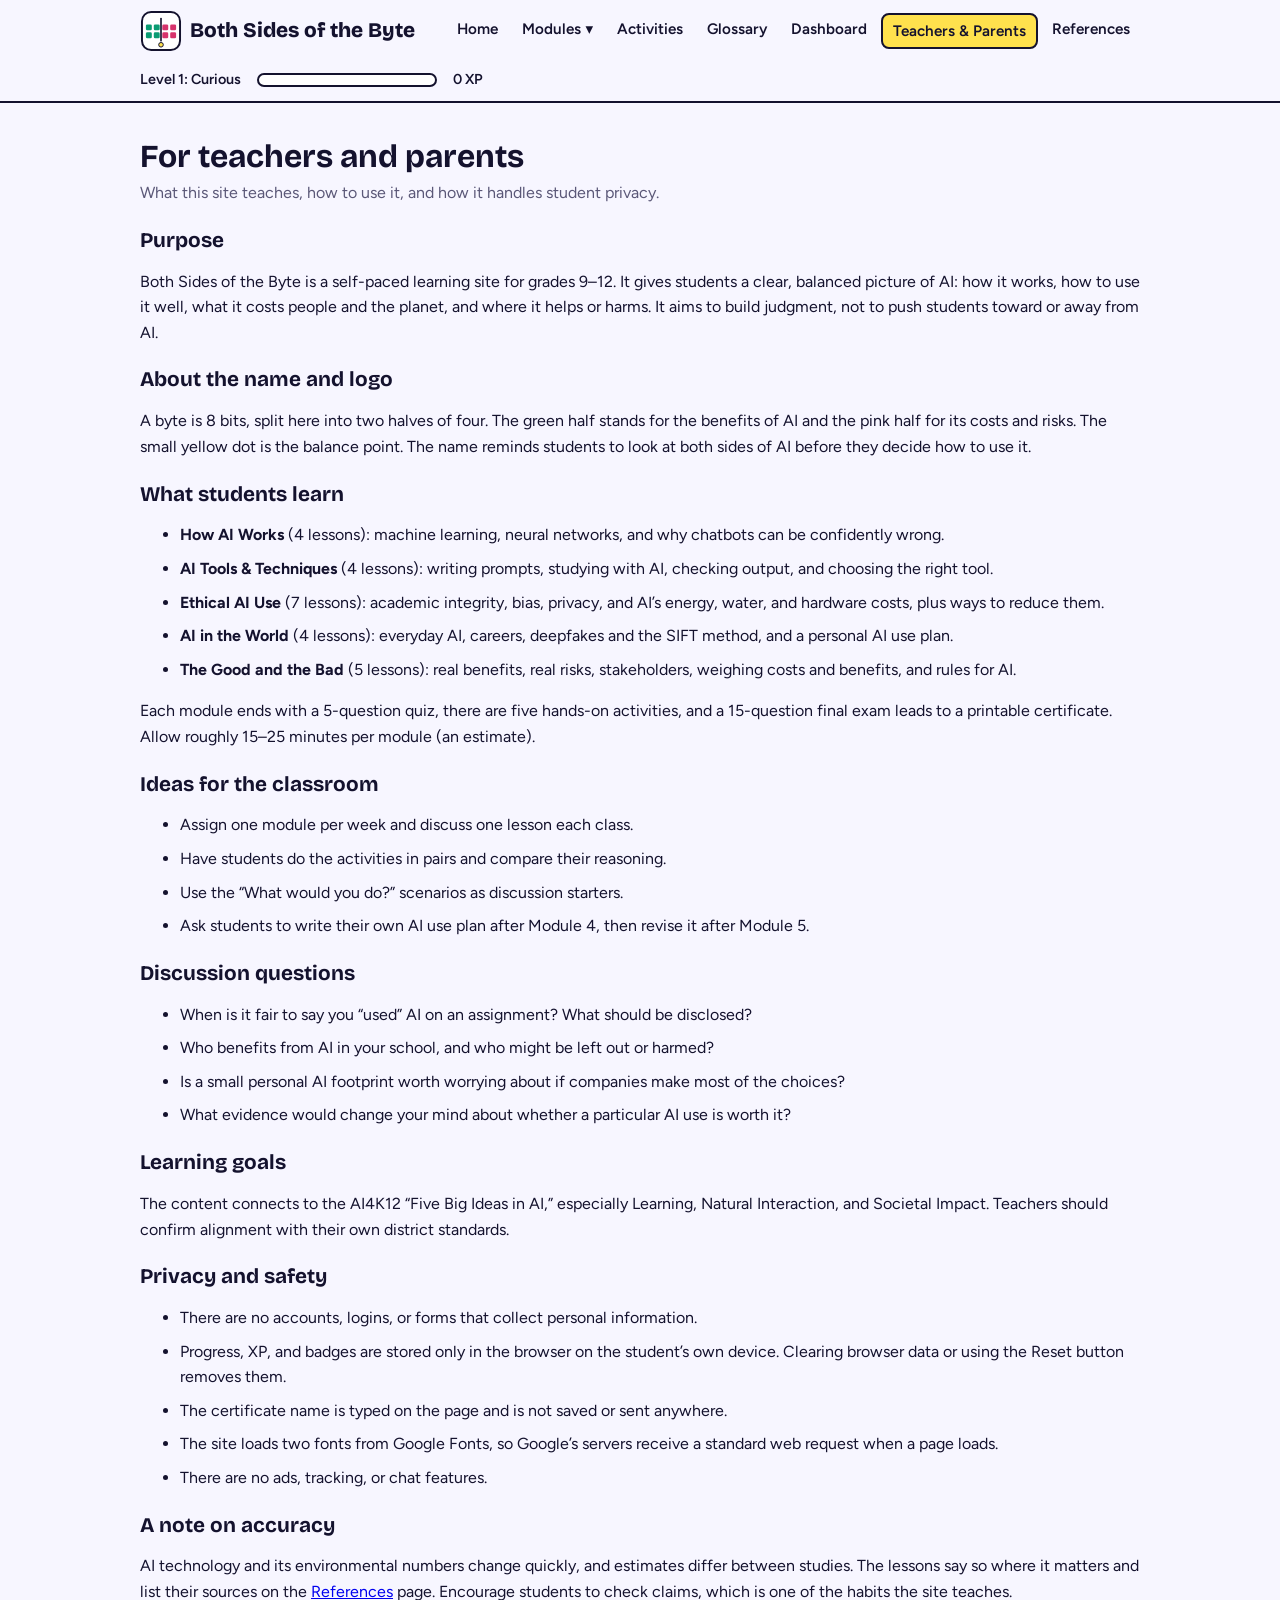
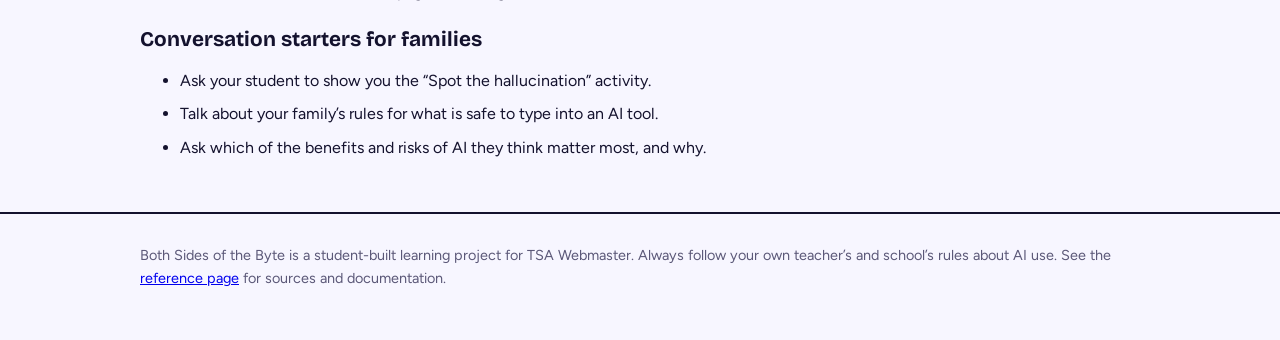
<file: teachers.html>
<!DOCTYPE html>
<html lang="en"><head><meta charset="utf-8"><meta name="viewport" content="width=device-width, initial-scale=1, viewport-fit=cover">
<title>Teachers & Parents | Both Sides of the Byte</title><meta name="description" content="Both Sides of the Byte is an interactive AI learning portal for grades 9-12 that teaches the good and the bad of AI.">
<link href="https://fonts.googleapis.com/css2?family=Bricolage+Grotesque:wght@600;800&family=Figtree:wght@400;600&display=swap" rel="stylesheet">
<link rel="icon" href="favicon.svg" type="image/svg+xml"><link rel="stylesheet" href="style.css"></head>
<body data-page="teachers.html">
<a class="skip" href="#main">Skip to content</a><header id="top"></header>
<main id="main"><section><div class="wrap refs">
<h2>For teachers and parents</h2>
<p class="sub">What this site teaches, how to use it, and how it handles student privacy.</p>
<h3>Purpose</h3>
<p>Both Sides of the Byte is a self-paced learning site for grades 9–12. It gives students a clear, balanced picture of AI: how it works, how to use it well, what it costs people and the planet, and where it helps or harms. It aims to build judgment, not to push students toward or away from AI.</p>
<h3>About the name and logo</h3>
<p>A byte is 8 bits, split here into two halves of four. The green half stands for the benefits of AI and the pink half for its costs and risks. The small yellow dot is the balance point. The name reminds students to look at both sides of AI before they decide how to use it.</p>
<h3>What students learn</h3>
<ul>
<li><strong>How AI Works</strong> (4 lessons): machine learning, neural networks, and why chatbots can be confidently wrong.</li>
<li><strong>AI Tools &amp; Techniques</strong> (4 lessons): writing prompts, studying with AI, checking output, and choosing the right tool.</li>
<li><strong>Ethical AI Use</strong> (7 lessons): academic integrity, bias, privacy, and AI’s energy, water, and hardware costs, plus ways to reduce them.</li>
<li><strong>AI in the World</strong> (4 lessons): everyday AI, careers, deepfakes and the SIFT method, and a personal AI use plan.</li>
<li><strong>The Good and the Bad</strong> (5 lessons): real benefits, real risks, stakeholders, weighing costs and benefits, and rules for AI.</li>
</ul>
<p>Each module ends with a 5-question quiz, there are five hands-on activities, and a 15-question final exam leads to a printable certificate. Allow roughly 15–25 minutes per module (an estimate).</p>
<h3>Ideas for the classroom</h3>
<ul>
<li>Assign one module per week and discuss one lesson each class.</li>
<li>Have students do the activities in pairs and compare their reasoning.</li>
<li>Use the “What would you do?” scenarios as discussion starters.</li>
<li>Ask students to write their own AI use plan after Module 4, then revise it after Module 5.</li>
</ul>
<h3>Discussion questions</h3>
<ul>
<li>When is it fair to say you “used” AI on an assignment? What should be disclosed?</li>
<li>Who benefits from AI in your school, and who might be left out or harmed?</li>
<li>Is a small personal AI footprint worth worrying about if companies make most of the choices?</li>
<li>What evidence would change your mind about whether a particular AI use is worth it?</li>
</ul>
<h3>Learning goals</h3>
<p>The content connects to the AI4K12 “Five Big Ideas in AI,” especially Learning, Natural Interaction, and Societal Impact. Teachers should confirm alignment with their own district standards.</p>
<h3>Privacy and safety</h3>
<ul>
<li>There are no accounts, logins, or forms that collect personal information.</li>
<li>Progress, XP, and badges are stored only in the browser on the student’s own device. Clearing browser data or using the Reset button removes them.</li>
<li>The certificate name is typed on the page and is not saved or sent anywhere.</li>
<li>The site loads two fonts from Google Fonts, so Google’s servers receive a standard web request when a page loads.</li>
<li>There are no ads, tracking, or chat features.</li>
</ul>
<h3>A note on accuracy</h3>
<p>AI technology and its environmental numbers change quickly, and estimates differ between studies. The lessons say so where it matters and list their sources on the <a href="references.html">References</a> page. Encourage students to check claims, which is one of the habits the site teaches.</p>
<h3>Conversation starters for families</h3>
<ul>
<li>Ask your student to show you the “Spot the hallucination” activity.</li>
<li>Talk about your family’s rules for what is safe to type into an AI tool.</li>
<li>Ask which of the benefits and risks of AI they think matter most, and why.</li>
</ul>
</div></section></main>
<footer><div class="wrap">Both Sides of the Byte is a student-built learning project for TSA Webmaster. Always follow your own teacher’s and school’s rules about AI use. See the <a href="references.html">reference page</a> for sources and documentation.</div></footer>
<script src="data.js"></script><script src="app.js"></script><script src="pages.js"></script><script src="admin.js"></script>
</body></html>
</file>
<file: style.css>
:root{--bg:#f7f6ff;--ink:#14122e;--mute:#5b5878;--card:#fff;--line:#dcd9f2;--c1:#3a2bff;--c2:#0a9b72;--c3:#d6336c;--lemon:#ffe14d;--on-lemon:#14122e;box-sizing:border-box;padding-top:env(safe-area-inset-top,0px);padding-bottom:env(safe-area-inset-bottom,0px)}
@media (prefers-color-scheme:dark){:root:not([data-theme="light"]){--bg:#100e24;--ink:#f1efff;--mute:#a9a6c8;--card:#1a1838;--line:#34315c;--c1:#8f86ff;--c2:#3dd9a4;--c3:#ff7ba8}}
:root[data-theme="dark"]{--bg:#100e24;--ink:#f1efff;--mute:#a9a6c8;--card:#1a1838;--line:#34315c;--c1:#8f86ff;--c2:#3dd9a4;--c3:#ff7ba8}
*{box-sizing:border-box}html{scroll-padding-top:env(safe-area-inset-top,0px)}
body{margin:0;background:var(--bg);color:var(--ink);font:400 1rem/1.6 Figtree,system-ui,sans-serif}
h1,h2,h3{font-family:"Bricolage Grotesque",Figtree,sans-serif;line-height:1.1;margin:0}
.wrap{max-width:1040px;margin:0 auto;padding:0 20px}
header{position:sticky;top:env(safe-area-inset-top,0px);z-index:5;background:var(--bg);border-bottom:2px solid var(--ink)}
body::before{content:"";position:fixed;inset:0 0 auto;height:env(safe-area-inset-top,0px);background:var(--bg);z-index:10}
.bar{display:flex;gap:16px;align-items:center;padding:10px 0;flex-wrap:wrap}
.logo{font:800 1.4rem "Bricolage Grotesque",sans-serif;margin-right:auto}
.lvl{font-weight:600;font-size:.9rem}
.xp{width:180px;height:14px;border:2px solid var(--ink);border-radius:8px;overflow:hidden;background:var(--card)}
.xp i{display:block;height:100%;width:0;background:var(--lemon);transition:width .5s}
.hero{display:grid;grid-template-columns:1.1fr 1fr;gap:36px;padding:48px 0 40px;align-items:center}
.hero h1{font-size:clamp(2.2rem,5.5vw,3.8rem);font-weight:800;letter-spacing:-.02em}
.hero p{color:var(--mute);max-width:46ch;margin:16px 0 24px}
.btn{font:600 1rem Figtree,sans-serif;border:2px solid var(--ink);background:var(--lemon);color:var(--on-lemon);padding:10px 20px;border-radius:10px;cursor:pointer;box-shadow:3px 3px 0 var(--ink);text-decoration:none;display:inline-block}
.btn:active{transform:translate(2px,2px);box-shadow:1px 1px 0 var(--ink)}
.btn.ghost{background:var(--card);color:var(--ink)}
:focus-visible{outline:3px solid var(--c1);outline-offset:2px}
.demo{background:var(--card);border:2px solid var(--ink);border-radius:14px;padding:20px;box-shadow:6px 6px 0 var(--c1)}
.demo h2{font-size:1.1rem;margin-bottom:6px}
.sent{font:800 1.5rem "Bricolage Grotesque",sans-serif;margin:10px 0 14px}
.sent b{background:var(--lemon);color:var(--on-lemon);padding:0 8px;border-radius:6px}
.opt{display:grid;grid-template-columns:90px 1fr 44px;gap:8px;align-items:center;width:100%;text-align:left;background:none;border:0;padding:5px 0;cursor:pointer;color:var(--ink);font:inherit}
.opt span.t{height:16px;background:var(--line);border-radius:5px;overflow:hidden}
.opt span.t i{display:block;height:100%;background:var(--c1)}
.opt[aria-pressed=true] .w{font-weight:600;text-decoration:underline}
.note{font-size:.9rem;color:var(--mute);margin:10px 0 0}
section{padding:36px 0}
section>.wrap>h2{font-size:2rem;margin-bottom:6px}
.sub{color:var(--mute);margin:0 0 22px}
.mods{display:grid;grid-template-columns:repeat(3,1fr);gap:20px}
.mod{background:var(--card);border:2px solid var(--ink);border-radius:14px;padding:20px;border-top:10px solid var(--mc)}
.mod h3{font-size:1.35rem;margin-bottom:4px}
.mod p{margin:0 0 14px;color:var(--mute);font-size:.95rem}
.les{display:flex;gap:10px;align-items:center;width:100%;text-align:left;background:var(--bg);border:2px solid var(--line);border-radius:10px;padding:10px 12px;margin-bottom:8px;cursor:pointer;color:var(--ink);font:inherit}
.les:hover{border-color:var(--mc)}
.les .dot{flex:none;width:24px;height:24px;border:2px solid var(--ink);border-radius:50%;display:grid;place-items:center;font-size:.8rem;font-weight:800}
.les.done .dot{background:var(--mc);color:#fff;border-color:var(--mc)}
.pbar{height:8px;background:var(--line);border-radius:5px;margin-top:12px;overflow:hidden}.pbar i{display:block;height:100%;background:var(--mc);width:0;transition:width .5s}
.dash{display:grid;grid-template-columns:1fr 1.4fr;gap:20px}
.panel{background:var(--card);border:2px solid var(--ink);border-radius:14px;padding:20px}
.big{font:800 3rem "Bricolage Grotesque",sans-serif}
.badges{display:grid;grid-template-columns:repeat(2,1fr);gap:12px}
.badge{border:2px dashed var(--line);border-radius:12px;padding:12px;text-align:center;opacity:.55}
.badge.on{border:2px solid var(--ink);opacity:1;background:var(--lemon);color:var(--on-lemon);animation:pop .5s}
.badge svg{width:44px;height:44px}.badge strong{display:block}.badge small{font-size:.8rem}
@keyframes pop{0%{transform:scale(.8)}60%{transform:scale(1.08)}100%{transform:scale(1)}}
dialog{border:2px solid var(--ink);border-radius:14px;padding:0;max-width:600px;width:calc(100% - 32px);background:var(--card);color:var(--ink)}
dialog::backdrop{background:rgba(20,18,46,.6)}
.dl{padding:24px}.dl h3{font-size:1.6rem;margin-bottom:10px}
.dl p{margin:0 0 12px}
.q{font-weight:600;margin-top:18px}
.ans{display:block;width:100%;text-align:left;margin:8px 0;padding:10px 12px;border:2px solid var(--line);border-radius:10px;background:var(--bg);color:var(--ink);font:inherit;cursor:pointer}
.ans:hover{border-color:var(--c1)}.ans.ok{border-color:var(--c2);background:color-mix(in srgb,var(--c2) 20%,var(--card))}.ans.no{border-color:var(--c3);opacity:.7}
.fb{min-height:1.6em;font-weight:600}
footer{padding:30px 0 50px;color:var(--mute);font-size:.9rem;border-top:2px solid var(--ink)}
@media (max-width:820px){.hero,.mods,.dash{grid-template-columns:1fr}.xp{width:120px}}
@media (prefers-reduced-motion:reduce){*{animation:none!important;transition:none!important}}

nav{display:flex;gap:4px;flex-wrap:wrap}nav a{color:var(--ink);text-decoration:none;padding:4px 10px;border-radius:8px;font-weight:600;font-size:.95rem}
nav a:hover{background:var(--line)}nav a[aria-current=page]{background:var(--lemon);color:var(--on-lemon);border:2px solid var(--ink)}
.bar .logo{text-decoration:none;color:var(--ink)}
.lesson{background:var(--card);border:2px solid var(--ink);border-radius:14px;padding:22px;margin:0 0 20px;border-left:12px solid var(--mc)}
.lesson h2{font-size:1.5rem;margin-bottom:10px}.lesson.done{background:color-mix(in srgb,var(--mc) 8%,var(--card))}
.phead{padding:36px 0 18px;display:flex;gap:24px;align-items:center;flex-wrap:wrap}.phead svg{width:96px;height:96px;flex:none}
.phead h1{font-size:clamp(2rem,5vw,3rem)}.cardlink{color:inherit;text-decoration:none;display:block}
.cardlink:hover{transform:translateY(-3px)}.mod{transition:transform .15s}
.refs li{margin-bottom:8px}.refs code{background:var(--line);padding:1px 6px;border-radius:5px}
.todo{background:var(--lemon);color:var(--on-lemon);padding:0 6px;border-radius:4px}
.skip{position:absolute;left:-999px}.skip:focus{left:8px;top:8px;background:var(--lemon);color:var(--on-lemon);padding:8px;z-index:20}

.vis-fig{margin:16px 0}.vis{width:100%;height:auto;max-width:560px;display:block}
.vis rect{stroke:var(--ink);stroke-width:2}.vis line{stroke:var(--ink);stroke-width:2}
.vis text{fill:var(--ink);font:600 12.5px Figtree,sans-serif}
figcaption{font-size:.9rem;color:var(--mute);margin-top:6px}
.stairs{display:flex;gap:8px;align-items:flex-end;height:170px}
.step{flex:1;background:var(--line);border:2px solid var(--ink);border-radius:8px 8px 0 0;padding:6px;display:flex;flex-direction:column;justify-content:flex-end;font-size:.85rem;line-height:1.2}
.step.on{background:var(--lemon);color:var(--on-lemon)}.step small{opacity:.8}
.refs h3{margin:24px 0 8px;font-size:1.3rem}

:root{--c4:#a35200}@media (prefers-color-scheme:dark){:root:not([data-theme="light"]){--c4:#ffb454}}:root[data-theme="dark"]{--c4:#ffb454}
.mods{grid-template-columns:repeat(auto-fit,minmax(240px,1fr))}
.deep{margin:12px 0}.deep summary{cursor:pointer;font-weight:600}.deep p{margin:8px 0 0;padding-left:12px;border-left:4px solid var(--mc)}

:root{--c5:#0b6e99}@media (prefers-color-scheme:dark){:root:not([data-theme="light"]){--c5:#5cc8ff}}:root[data-theme="dark"]{--c5:#5cc8ff}
[hidden]{display:none!important}
.dd{position:relative}.dd summary{cursor:pointer;padding:4px 10px;border-radius:8px;font-weight:600;font-size:.95rem;list-style:none}.dd summary::-webkit-details-marker{display:none}.dd summary::after{content:" ▾"}
.dd summary:hover{background:var(--line)}.dd summary.cur{background:var(--lemon);color:var(--on-lemon);border:2px solid var(--ink)}
.menu{position:absolute;top:100%;left:0;background:var(--card);border:2px solid var(--ink);border-radius:10px;padding:6px;z-index:30;min-width:220px;display:flex;flex-direction:column;box-shadow:4px 4px 0 var(--ink)}
.ans.mid{border-color:var(--lemon);background:color-mix(in srgb,var(--lemon) 25%,var(--card))}.ans:disabled{cursor:default}
.selgrid{display:grid;grid-template-columns:repeat(auto-fit,minmax(200px,1fr));gap:12px;margin-bottom:12px}.selgrid label{display:flex;flex-direction:column;font-weight:600;gap:4px}
select,.srch{font:inherit;padding:8px;border:2px solid var(--ink);border-radius:8px;background:var(--bg);color:var(--ink)}.srch{width:100%;max-width:420px}
.pv{margin:6px 0 12px;padding:10px 14px;border-left:6px solid var(--c2);background:var(--bg);border-radius:6px}
.rg{display:block;margin:12px 0}.rg input{display:block;width:100%;max-width:480px}
.rowbar{display:grid;grid-template-columns:130px 1fr;gap:10px;align-items:center;margin:6px 0}
.card2{border:2px solid var(--line);border-radius:12px;padding:14px;margin:12px 0;background:var(--bg)}
.btns{display:flex;gap:8px;flex-wrap:wrap}.chip{font:600 .95rem Figtree,sans-serif;border:2px solid var(--ink);background:var(--card);color:var(--ink);padding:6px 14px;border-radius:20px;cursor:pointer}
.chip.ok{background:var(--c2);color:#fff;border-color:var(--c2)}.chip.no{opacity:.5;text-decoration:line-through}
dl{margin:16px 0}dt{font:800 1.15rem "Bricolage Grotesque",sans-serif;margin-top:14px}dd{margin:2px 0 0}
.mlist{padding-left:20px}.mlist li{margin:6px 0}
.cert{border:8px double #14122e;background:#fffdf5;color:#14122e;padding:36px 28px;text-align:center;max-width:760px;margin:24px auto}
.cert h2{font-size:clamp(1.8rem,5vw,2.8rem);margin:10px 0}.c-name{font:800 2.2rem "Bricolage Grotesque",Georgia,serif;border-bottom:2px solid #14122e;display:inline-block;min-width:60%;padding:0 12px;margin:8px 0}
.c-small{font-weight:600}.c-fine{font-size:.8rem;opacity:.75}
@media print{header,footer,.noprint,.skip{display:none!important}body::before{display:none}body{background:#fff}.cert{margin:0 auto;box-shadow:none}}
#adm,#adm-pw{max-width:640px}
.bar .logo{display:flex;align-items:center;gap:8px;font-size:1.15rem;line-height:1.1}.mark{flex:none}.cert .mark{margin:0 auto}
.bar .logo{font-size:1.3rem}
.bar{padding:10px 20px}.hero{padding:40px 20px 36px}
</file>
